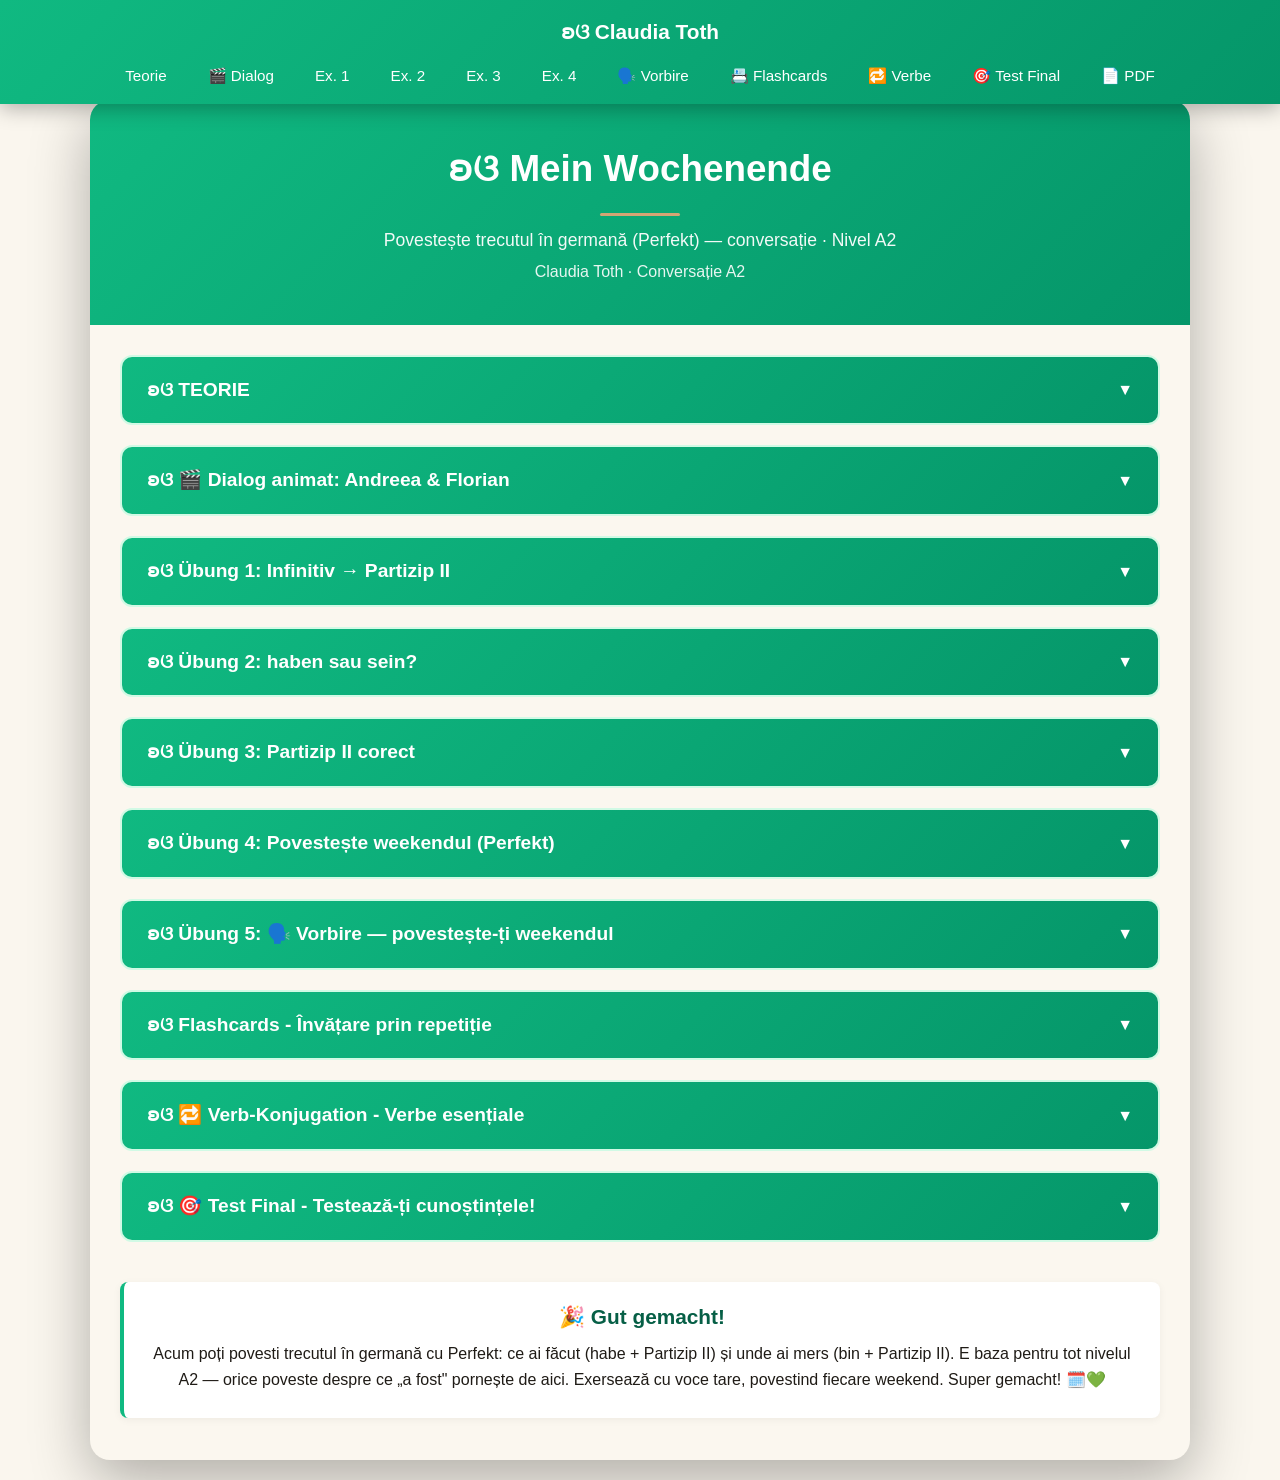
<file: index.html>
<!DOCTYPE html>
<html lang="ro">
<head>
    <meta charset="UTF-8">
    <meta name="robots" content="noindex, nofollow">
    <meta name="viewport" content="width=device-width, initial-scale=1.0">
    <title>Mein Wochenende — conversație · Germană A2</title>
    <meta property="og:title" content="Mein Wochenende (Conversație A2)">
    <meta property="og:description" content="Învață să povestești trecutul în germană: Perfekt activ (haben/sein + Partizip II) + dialog animat Andreea↔Florian. Nivel A2.">
    <meta property="og:type" content="website">
    <link rel="stylesheet" href="styles.css">
</head>
<body>
    <nav class="navbar">
        <a href="#top" class="navbar-logo">ʚଓ Claudia Toth</a>
        <ul class="navbar-menu">
            <li><a href="#teorie" onclick="openSection(0)">Teorie</a></li>
            <li><a href="#dialog" onclick="openSection(1)">🎬 Dialog</a></li>
            <li><a href="#ex1" onclick="openSection(2)">Ex. 1</a></li>
            <li><a href="#ex2" onclick="openSection(3)">Ex. 2</a></li>
            <li><a href="#ex3" onclick="openSection(4)">Ex. 3</a></li>
            <li><a href="#ex4" onclick="openSection(5)">Ex. 4</a></li>
            <li><a href="#ex5" onclick="openSection(6)">🗣️ Vorbire</a></li>
            <li><a href="#flashcards" onclick="openSection(7)">📇 Flashcards</a></li>
            <li><a href="#verbs" onclick="openSection(8)">🔁 Verbe</a></li>
            <li><a href="#final-test" onclick="openSection(9)">🎯 Test Final</a></li>
            <li><a href="conversatie-a2-mein-wochenende.pdf" download>📄 PDF</a></li>
        </ul>
    </nav>

    <div class="container" id="top">
        <div class="header">
            <h1>ʚଓ Mein Wochenende</h1>
            <p class="subtitle">Povestește trecutul în germană (Perfekt) — conversație · Nivel A2</p>
            <p>Claudia Toth · Conversație A2</p>
        </div>

        <div class="content">
            <div class="section" id="teorie">
                <div class="section-header" onclick="toggleMainSection(0)"><h3>ʚଓ TEORIE</h3><span class="arrow">▼</span></div>
                <div class="section-content" id="main-section-0"><div id="theory-container"></div></div>
            </div>

            <div class="section" id="dialog">
                <div class="section-header" onclick="toggleMainSection(1)"><h3>ʚଓ 🎬 Dialog animat: Andreea & Florian</h3><span class="arrow">▼</span></div>
                <div class="section-content" id="main-section-1">
                    <p style="margin-bottom:14px;"><em>Apasă ▶️ Pornește. Bulele apar pe rând, personajul activ „pulsează". Ascultă cum Andreea și Florian își povestesc weekendul — vei auzi mult Perfekt: „habe… gespielt", „bin… gegangen". Reascultă orice replică cu 🔁.</em></p>
                    <div id="dialog1-container"></div>
                </div>
            </div>

            <div class="section" id="ex1">
                <div class="section-header" onclick="toggleMainSection(2)"><h3>ʚଓ Übung 1: Infinitiv → Partizip II</h3><span class="arrow">▼</span></div>
                <div class="section-content" id="main-section-2">
                    <div id="ex1-container"></div>
                    <div class="btn-container"><button class="btn btn-check" onclick="checkExercise(1)">✓ Verifica</button><button class="btn btn-reset" onclick="resetExercise(1)">↻ Reseteaza</button></div>
                    <div class="score" id="score-1"></div>
                </div>
            </div>

            <div class="section" id="ex2">
                <div class="section-header" onclick="toggleMainSection(3)"><h3>ʚଓ Übung 2: haben sau sein?</h3><span class="arrow">▼</span></div>
                <div class="section-content" id="main-section-3">
                    <div id="ex2-container"></div>
                    <div class="btn-container"><button class="btn btn-check" onclick="checkExercise(2)">✓ Verifica</button><button class="btn btn-reset" onclick="resetExercise(2)">↻ Reseteaza</button></div>
                    <div class="score" id="score-2"></div>
                </div>
            </div>

            <div class="section" id="ex3">
                <div class="section-header" onclick="toggleMainSection(4)"><h3>ʚଓ Übung 3: Partizip II corect</h3><span class="arrow">▼</span></div>
                <div class="section-content" id="main-section-4">
                    <div id="ex3-container"></div>
                    <div class="btn-container"><button class="btn btn-check" onclick="checkExercise(3)">✓ Verifica</button><button class="btn btn-reset" onclick="resetExercise(3)">↻ Reseteaza</button></div>
                    <div class="score" id="score-3"></div>
                </div>
            </div>

            <div class="section" id="ex4">
                <div class="section-header" onclick="toggleMainSection(5)"><h3>ʚଓ Übung 4: Povestește weekendul (Perfekt)</h3><span class="arrow">▼</span></div>
                <div class="section-content" id="main-section-5">
                    <div id="ex4-container"></div>
                    <div class="btn-container"><button class="btn btn-check" onclick="checkExercise(4)">✓ Verifica</button><button class="btn btn-reset" onclick="resetExercise(4)">↻ Reseteaza</button></div>
                    <div class="score" id="score-4"></div>
                </div>
            </div>

            <div class="section" id="ex5">
                <div class="section-header" onclick="toggleMainSection(6)"><h3>ʚଓ Übung 5: 🗣️ Vorbire — povestește-ți weekendul</h3><span class="arrow">▼</span></div>
                <div class="section-content" id="main-section-6">
                    <div class="theory-box">
                        <h4>🗣️ Erzähl von deinem Wochenende! / Povestește-ți weekendul!</h4>
                        <p>Acesta e cel mai important exercițiu din lecție — și nu se notează. Imaginează-ți că e luni și <strong>povestește cu voce tare</strong> ce ai făcut în weekend: folosește 3-4 propoziții la <strong>Perfekt</strong> (ce ai făcut cu „habe", unde ai mers cu „bin"). Repetă de 2-3 ori, până curge natural.</p>
                    </div>

                    <div class="theory-box" style="background:#F5F0E8;border-color:#D4A574;">
                        <h4>💡 Tippuri — începuturi de propoziție</h4>
                        <ul style="margin-left:20px;">
                            <li><strong>Am Samstag habe ich …</strong> <em>(gemacht / gespielt / gekocht)</em></li>
                            <li><strong>Am Sonntag bin ich …</strong> <em>(gegangen / gefahren)</em></li>
                            <li><strong>Und dann habe ich …</strong></li>
                            <li><strong>Es war …</strong> <em>(schön / toll / langweilig)</em></li>
                        </ul>
                    </div>

                    <details class="transcript-details" style="margin-top:16px;">
                        <summary>🎧 Model de răspuns (ascultă & citește)</summary>
                        <div style="padding:14px 4px;">
                            <div class="lesson-audio">
                                <div class="audio-player">
                                    <button class="audio-btn" onclick="toggleAudio(event, 'audio-modell')" id="btn-audio-modell">▶</button>
                                    <audio id="audio-modell" preload="none"><source src="audio/06-modell.mp3" type="audio/mpeg"></audio>
                                </div>
                                <span class="lesson-audio-label">🔊 Ascultă modelul Andreei</span>
                            </div>
                            <div class="example-box">
                                <div class="de">Mein Wochenende war schön. Am Samstag bin ich früh aufgestanden. Ich habe eingekauft und zu Hause gekocht. Am Nachmittag habe ich Freunde getroffen. Am Sonntag bin ich ins Kino gegangen und habe einen Film gesehen. Es war ein tolles Wochenende!</div>
                                <div class="ro">Weekendul meu a fost frumos. Sâmbătă m-am trezit devreme. Am făcut cumpărături și am gătit acasă. După-amiaza m-am întâlnit cu prieteni. Duminică m-am dus la cinema și am văzut un film. A fost un weekend grozav!</div>
                            </div>
                            <div class="andreea-note" style="margin-top:14px;">
                                <img class="andreea-note-avatar" src="images/andreea.png" alt="Andreea">
                                <div class="andreea-note-content">
                                    <div class="speaker">Andreea</div>
                                    <div class="text">Nu trebuie să ai exact weekendul meu — povestește ce ai făcut TU (sau inventează). Dacă reușești 3-4 propoziții la Perfekt, cu auxiliarul corect (habe/bin), ai reușit. Super gemacht! 💚</div>
                                </div>
                            </div>
                        </div>
                    </details>
                </div>
            </div>

            <div class="section" id="flashcards">
                <div class="section-header" onclick="toggleMainSection(7)"><h3>ʚଓ Flashcards - Învățare prin repetiție</h3><span class="arrow">▼</span></div>
                <div class="section-content" id="main-section-7"><div id="flashcards-container"></div></div>
            </div>

            <div class="section" id="verbs">
                <div class="section-header" onclick="toggleMainSection(8)"><h3>ʚଓ 🔁 Verb-Konjugation - Verbe esențiale</h3><span class="arrow">▼</span></div>
                <div class="section-content" id="main-section-8"><div id="verbs-container"></div></div>
            </div>

            <div class="section" id="final-test">
                <div class="section-header" onclick="toggleMainSection(9)"><h3>ʚଓ 🎯 Test Final - Testează-ți cunoștințele!</h3><span class="arrow">▼</span></div>
                <div class="section-content" id="main-section-9"><div id="final-test-container"></div></div>
            </div>

            <div class="theory-box" style="text-align: center; margin-top: 40px;">
                <p style="font-size: 1.3rem; font-weight: bold; color: #065f46;">🎉 Gut gemacht!</p>
                <p>Acum poți povesti trecutul în germană cu Perfekt: ce ai făcut (habe + Partizip II) și unde ai mers (bin + Partizip II). E baza pentru tot nivelul A2 — orice poveste despre ce „a fost" pornește de aici. Exersează cu voce tare, povestind fiecare weekend. Super gemacht! 🗓️💚</p>
            </div>
        </div>
    </div>

    <script src="theory.js"></script>
    <script src="dialogs.js?v=1"></script>
    <script src="exercises.js"></script>
    <script src="flashcards.js"></script>
    <script src="verbs.js"></script>
    <script src="final-test.js"></script>
    <script src="main.js"></script>
</body>
</html>
</file>
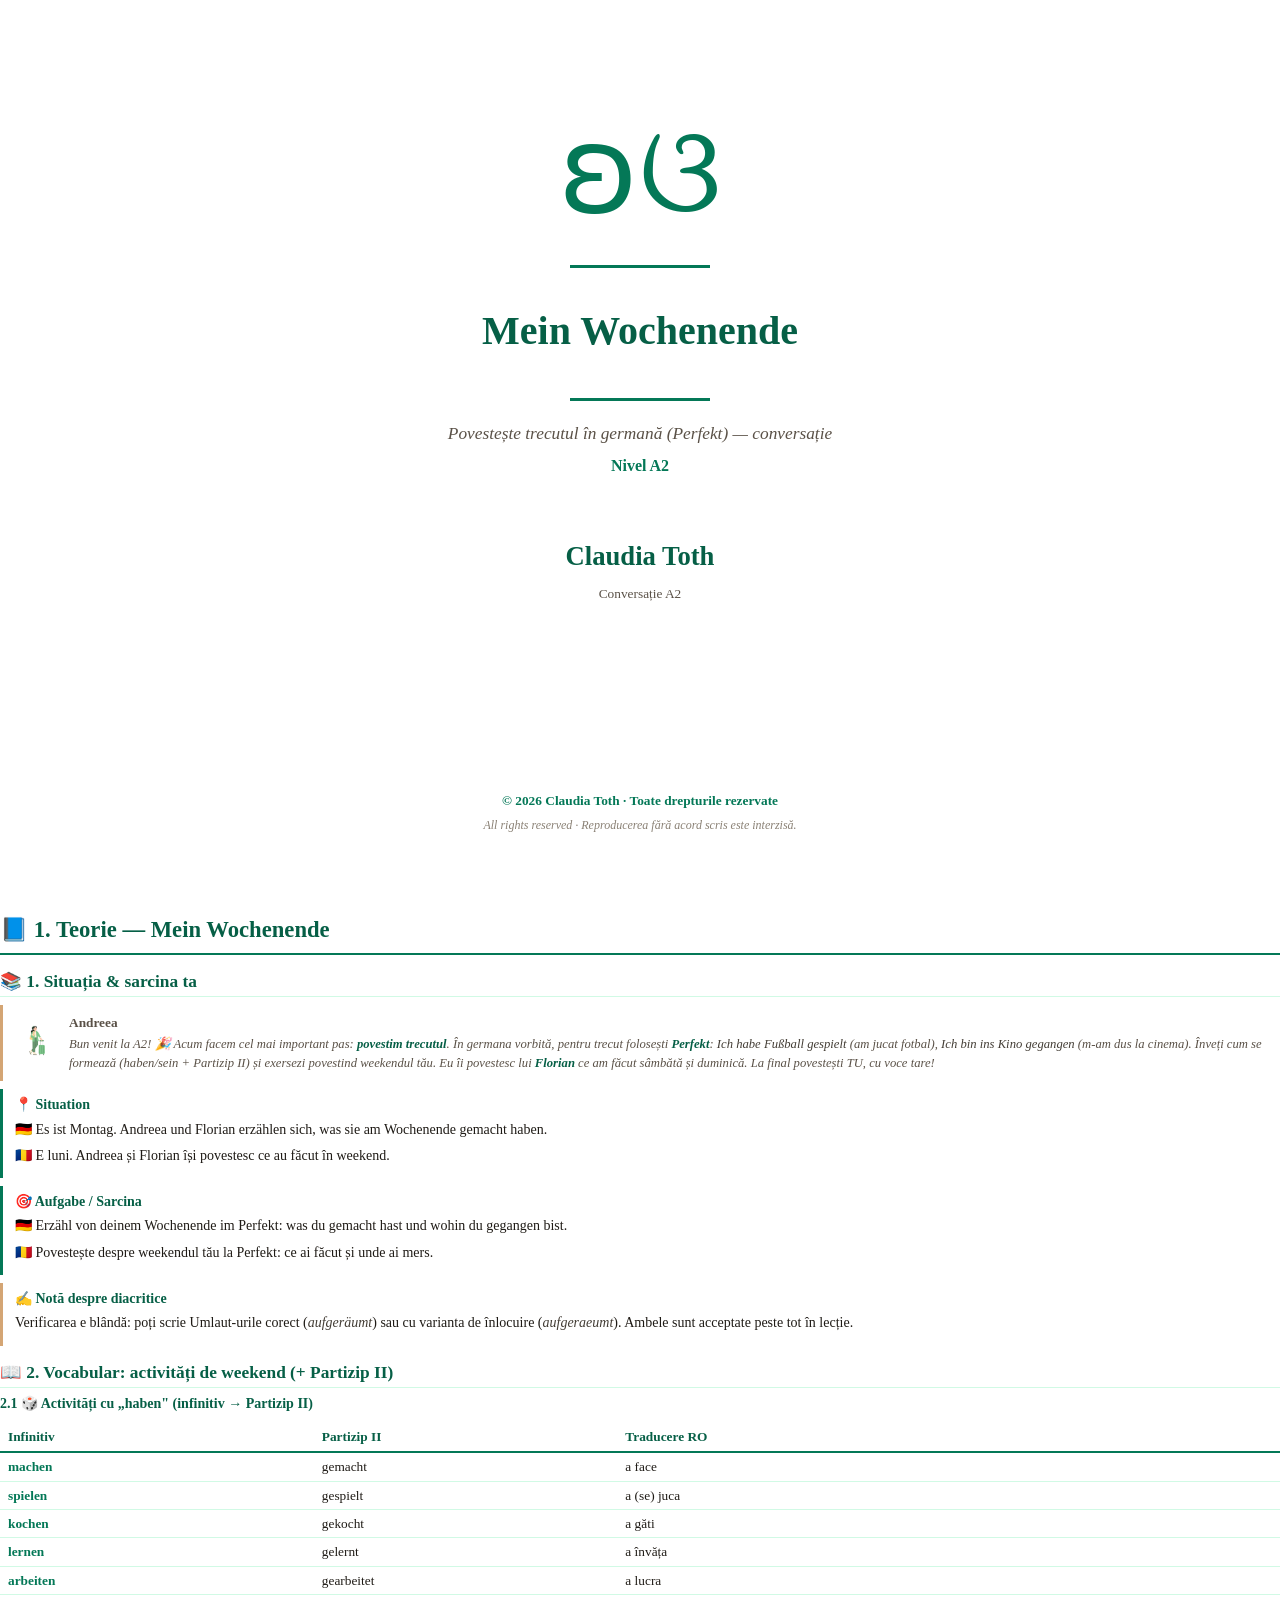
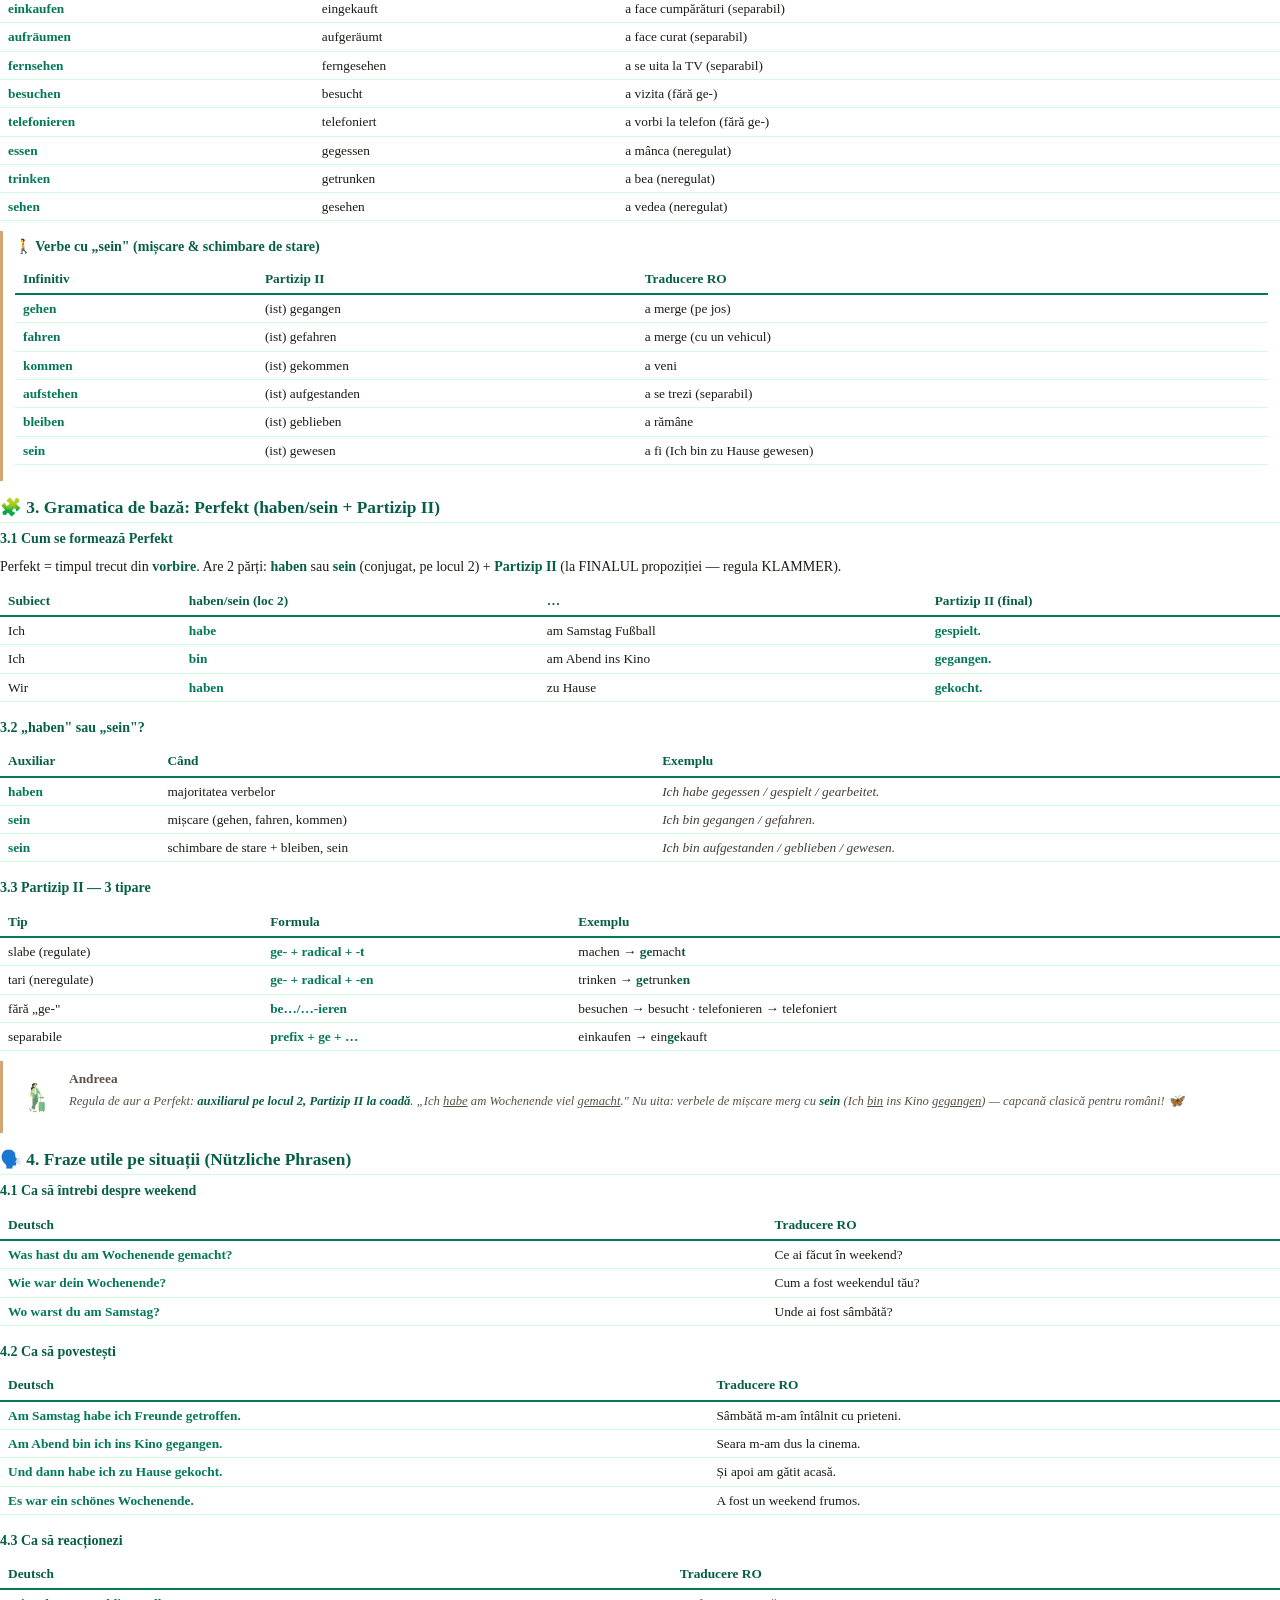
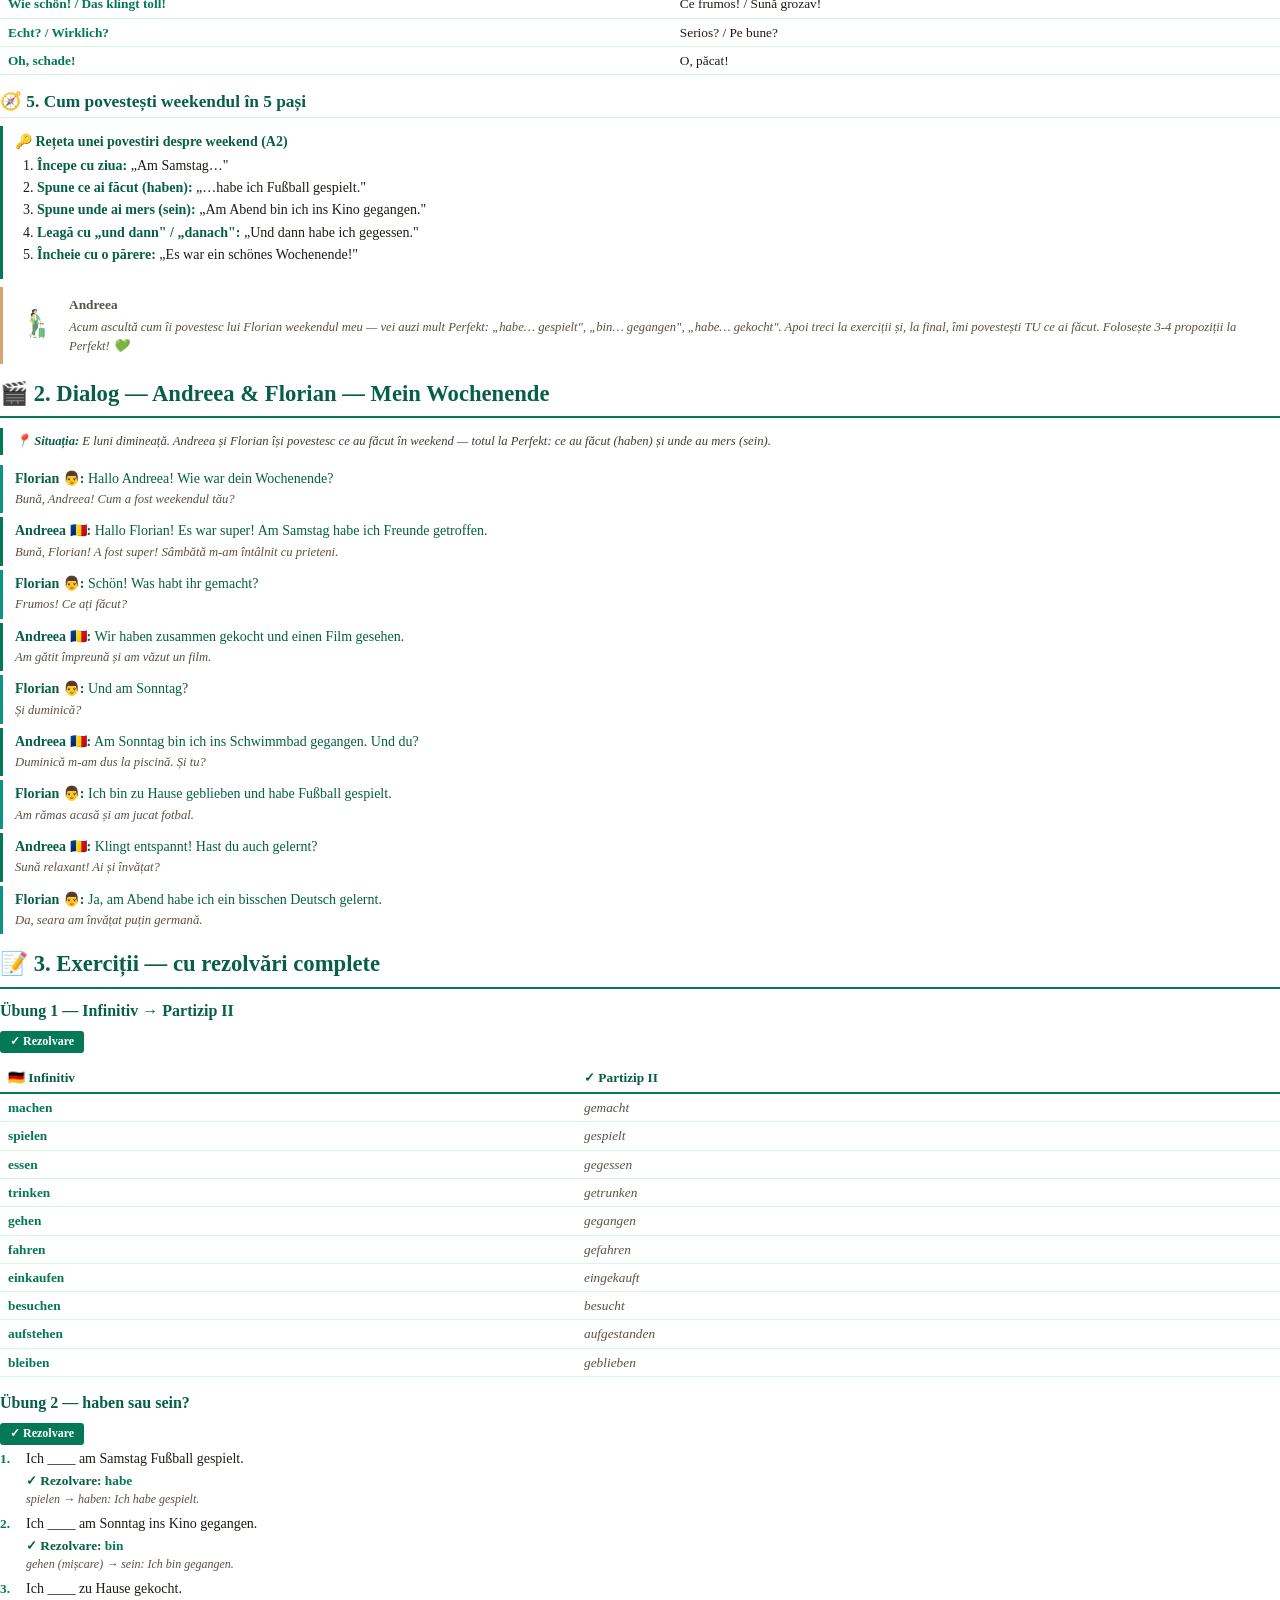
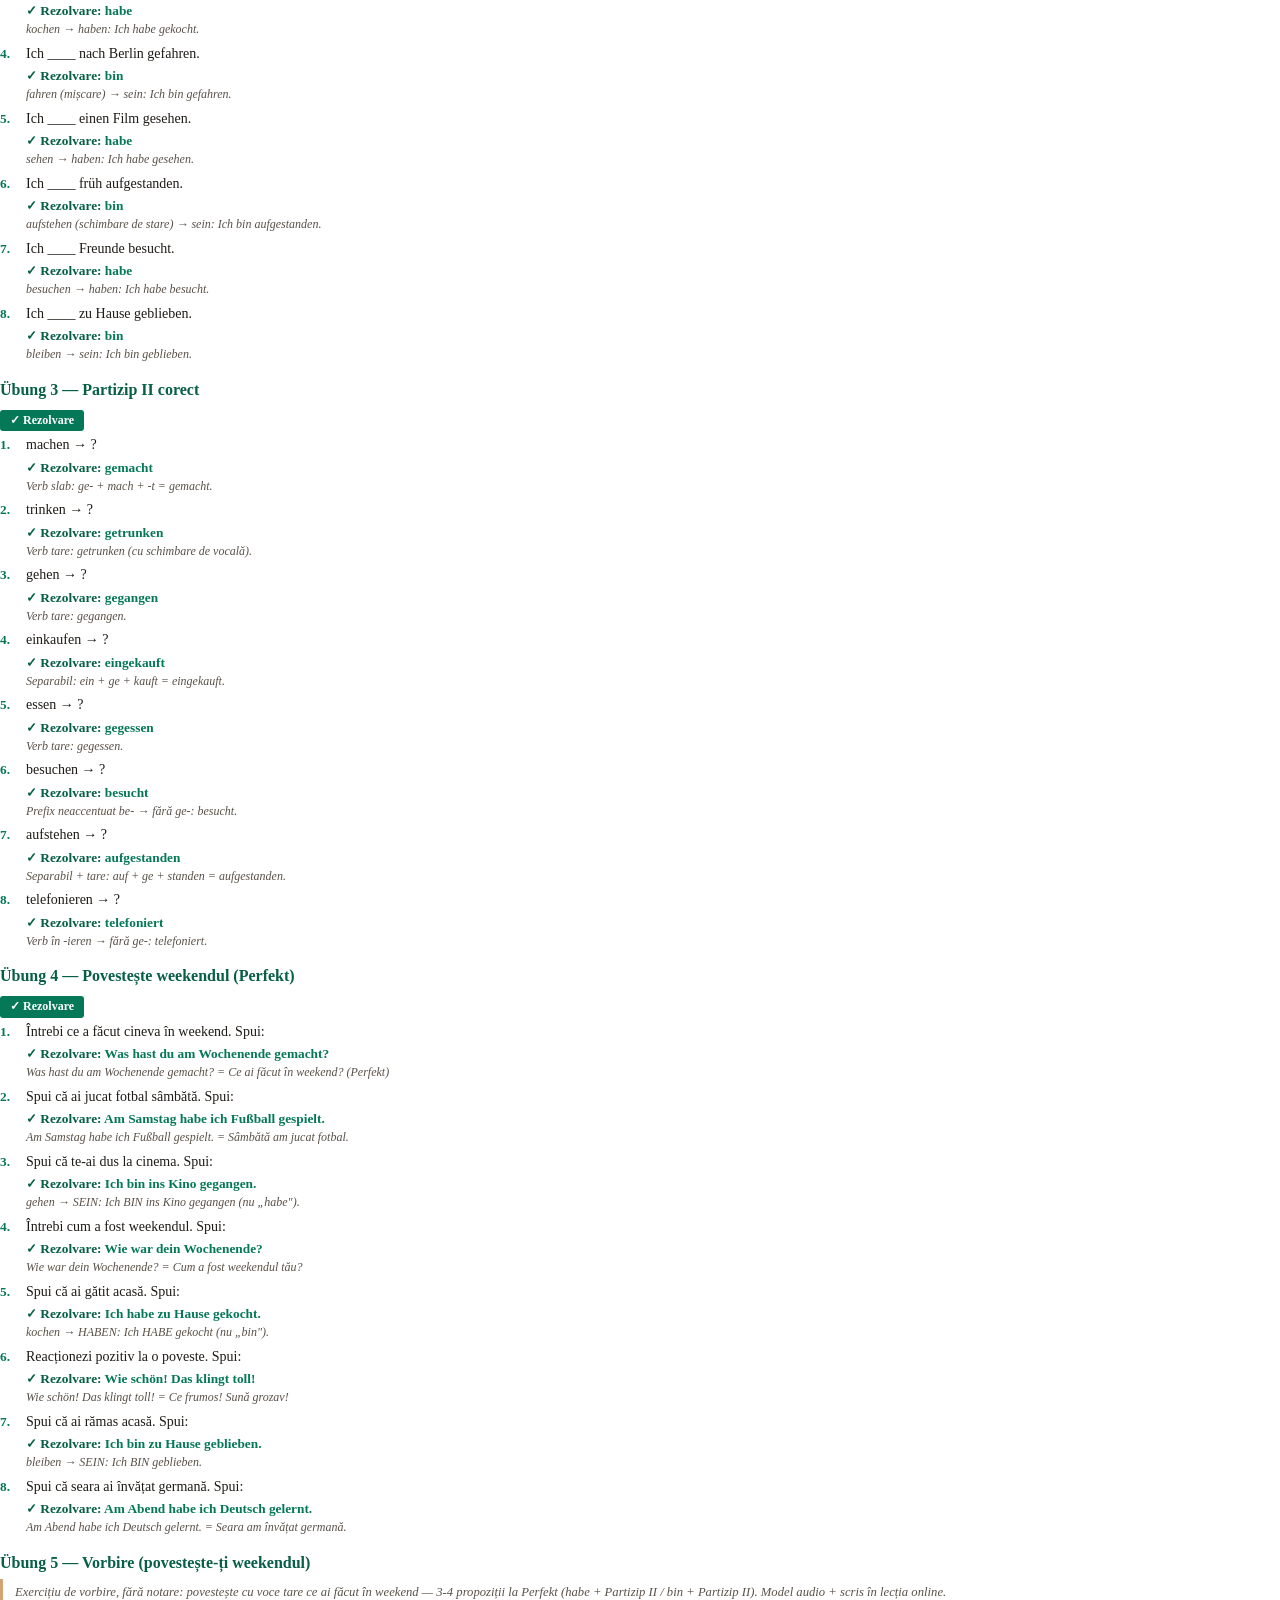
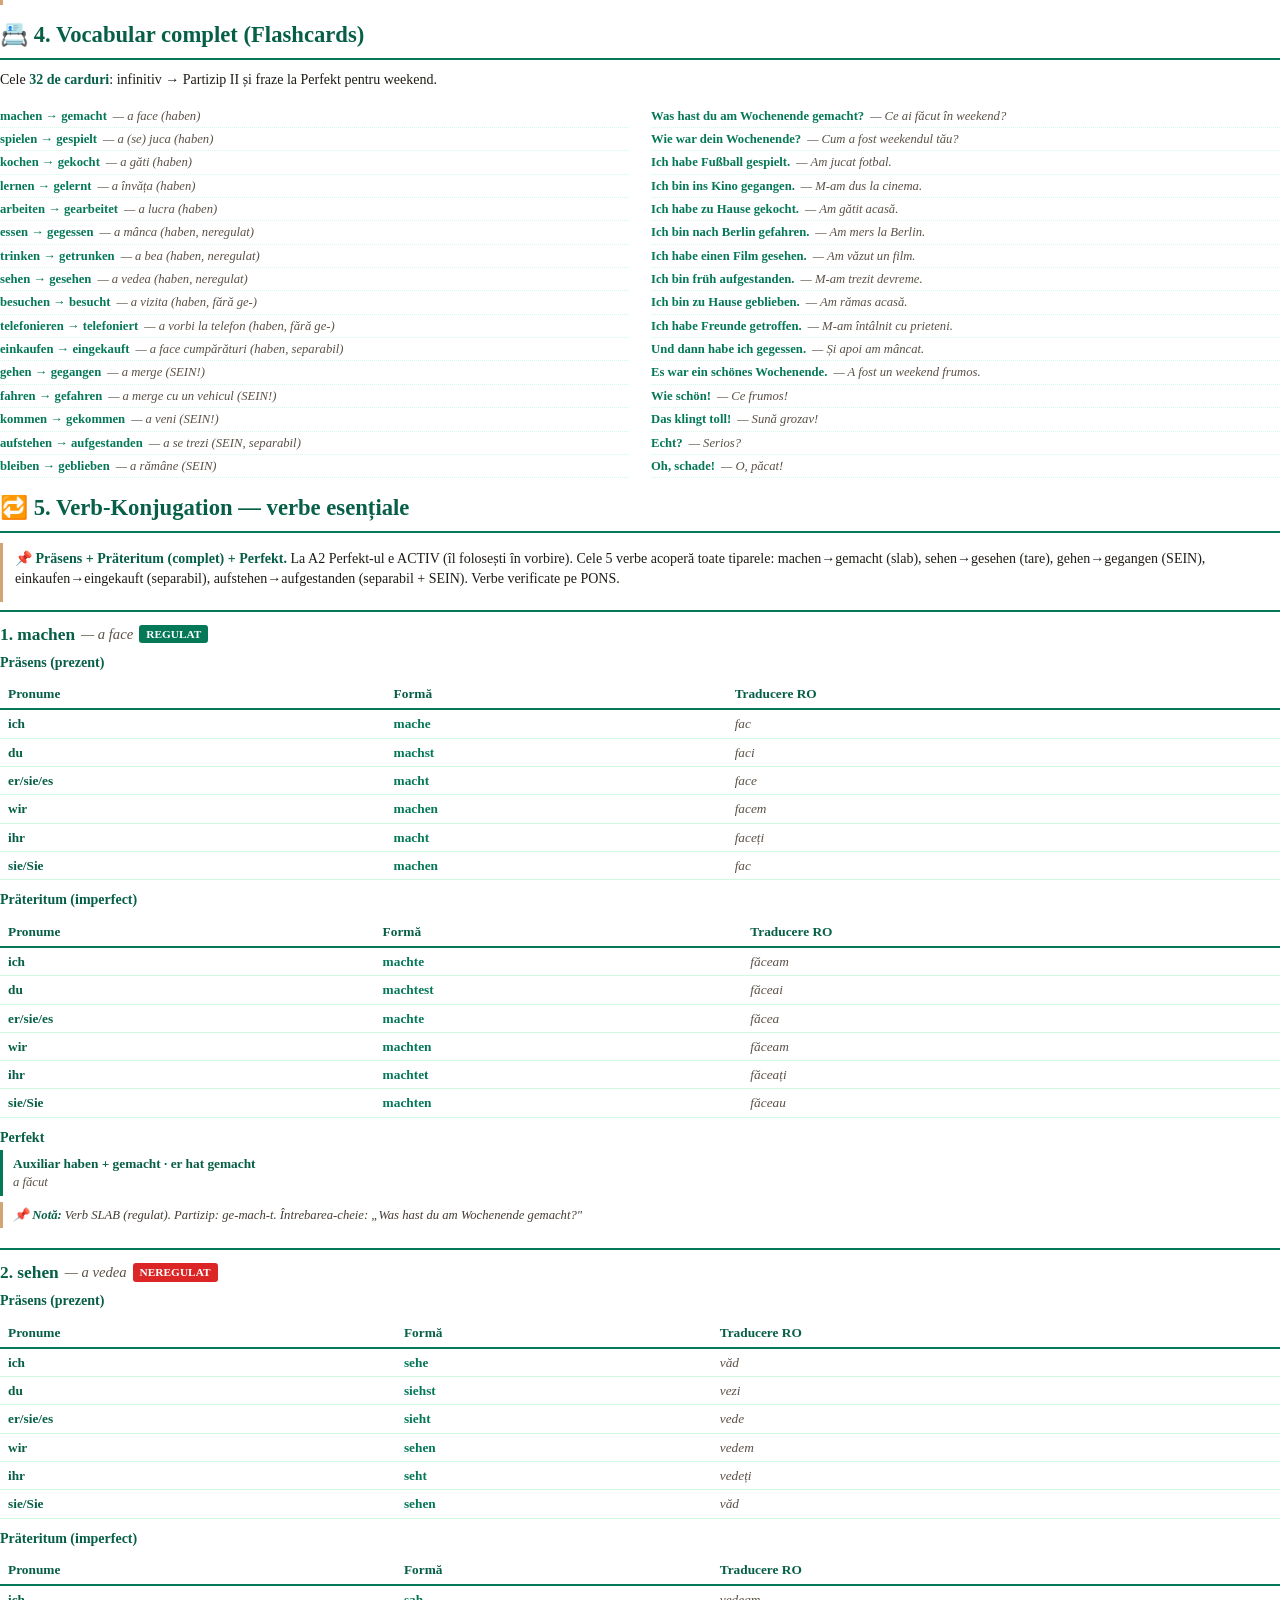
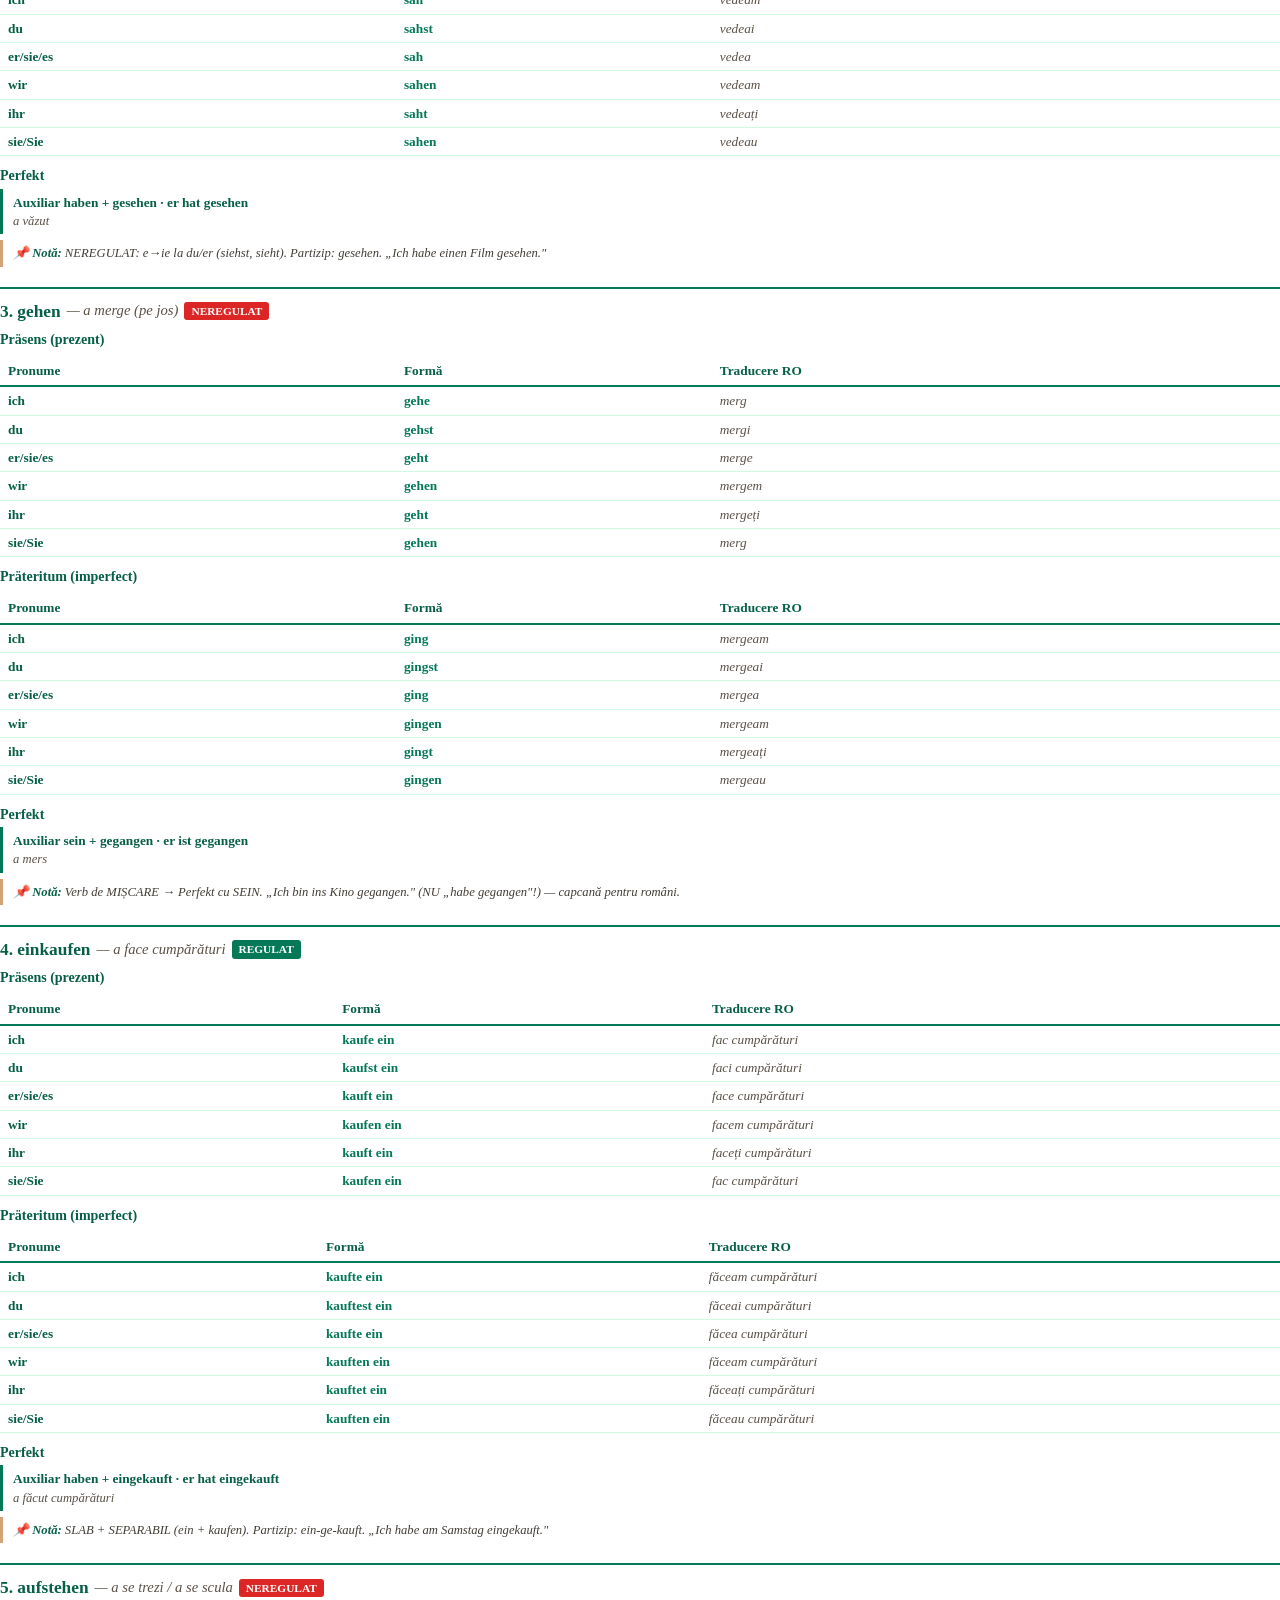
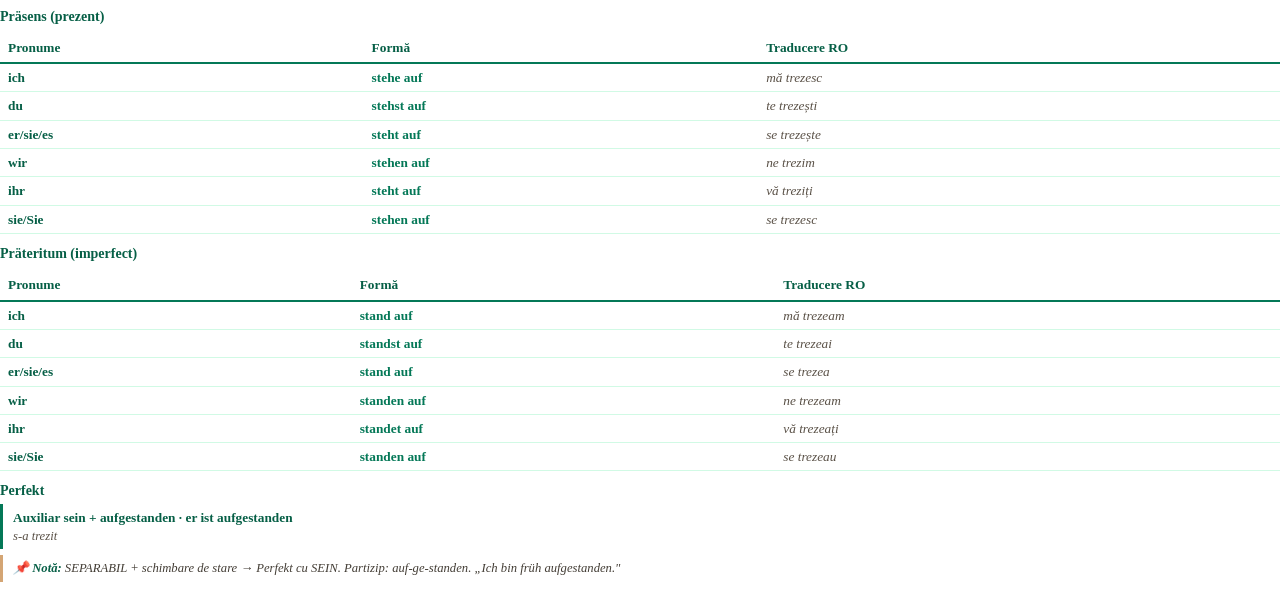
<file: pdf.html>
<!DOCTYPE html>
<html lang="ro">
<head>
    <meta charset="UTF-8">
    <meta name="robots" content="noindex, nofollow">
    <title>Mein Wochenende · Claudia Toth · A2</title>
    <style>
        @page { size: A4; margin: 22mm 18mm 22mm 18mm; @bottom-center { content: "ʚଓ Claudia Toth · Mein Wochenende · Nivel A2 · © 2026 — Toate drepturile rezervate · pag. " counter(page) " / " counter(pages); font-size: 8.5pt; color: #047857; font-family: 'Georgia', 'Times New Roman', serif; } }
        @page :first { margin: 0; @bottom-center { content: ""; } }
        * { box-sizing: border-box; margin: 0; padding: 0; }
        body { font-family: 'Georgia', 'Times New Roman', serif; color: #1F1B16; line-height: 1.45; font-size: 10.5pt; -webkit-print-color-adjust: exact; print-color-adjust: exact; }
        .cover { width: 100%; min-height: 100vh; padding: 80px 60px 60px; text-align: center; display: flex; flex-direction: column; align-items: center; justify-content: flex-start; page-break-after: always; }
        .cover-symbol { font-size: 90pt; color: #047857; line-height: 1; margin: 30px 0 15px; font-family: 'Segoe UI Emoji', 'Segoe UI', sans-serif; }
        .cover-divider { width: 140px; height: 3px; background: #047857; margin: 20px 0; border: none; }
        .cover-title { font-size: 30pt; color: #065f46; font-weight: bold; margin: 14px 0 18px; font-family: 'Georgia', serif; }
        .cover-subtitle { font-size: 13pt; color: #5A5147; font-style: italic; margin-bottom: 8px; }
        .cover-level { font-size: 12pt; color: #047857; font-weight: bold; margin-bottom: 60px; }
        .cover-author { font-size: 20pt; color: #065f46; font-weight: bold; margin-bottom: 8px; }
        .cover-series { font-size: 10pt; color: #5A5147; margin-bottom: 80px; }
        .cover-copyright { margin-top: auto; font-size: 10pt; color: #047857; font-weight: 600; }
        .cover-notice { font-size: 9pt; color: #8a8175; font-style: italic; margin-top: 6px; }
        h1.chapter { color: #065f46; padding: 0 0 6px 0; font-size: 17pt; margin: 14px 0 10px; border-bottom: 2px solid #047857; font-family: 'Georgia', serif; page-break-after: avoid; }
        h2.sub-chapter { color: #065f46; font-size: 13pt; margin: 14px 0 6px; padding-bottom: 2px; border-bottom: 1px solid #d1fae5; font-family: 'Georgia', serif; page-break-after: avoid; }
        p { margin-bottom: 6px; } strong { color: #065f46; } em { color: #433d35; font-style: italic; }
        ul, ol { margin: 4px 0 8px 22px; } li { margin-bottom: 2px; }
        .theory-box { background: transparent; border-left: 3px solid #047857; padding: 6px 12px; margin: 8px 0; page-break-inside: avoid; }
        .theory-box h4 { color: #065f46; font-size: 10.5pt; margin-bottom: 4px; }
        .warn-box { border-left-color: #D4A574; } .info-box { border-left-color: #D4A574; }
        table { width: 100%; border-collapse: collapse; margin: 6px 0 10px; font-size: 10pt; page-break-inside: avoid; }
        table th { padding: 5px 8px; text-align: left; font-weight: bold; color: #065f46; border-bottom: 2px solid #047857; }
        table td { padding: 4px 8px; border-bottom: 1px solid #d1fae5; vertical-align: top; }
        td.verb { color: #047857; font-weight: bold; } td.ro-text { color: #5A5147; font-style: italic; }
        .dlg-context { border-left: 3px solid #047857; padding: 4px 12px; margin: 6px 0 10px; font-style: italic; color: #433d35; font-size: 9.5pt; }
        .dlg-line { padding: 4px 12px; margin-bottom: 4px; page-break-inside: avoid; }
        .dlg-line.andreea { border-left: 3px solid #047857; } .dlg-line.florian { border-left: 3px solid #0d9488; }
        .dlg-line .sp { font-weight: bold; color: #065f46; } .dlg-line .de { color: #065f46; } .dlg-line .ro { color: #5A5147; font-style: italic; font-size: 9.5pt; }
        .ex-block { margin-bottom: 14px; page-break-inside: avoid; }
        .ex-block h3 { color: #065f46; font-size: 12pt; margin-bottom: 5px; }
        .ex-block .instruction { border-left: 3px solid #D4A574; padding: 4px 12px; margin-bottom: 6px; font-size: 9.5pt; color: #5A5147; font-style: italic; }
        .rezolvare-banner { display: inline-block; background: #047857; color: white; padding: 2px 10px; border-radius: 3px; font-size: 9pt; font-weight: bold; margin: 4px 0; -webkit-print-color-adjust: exact; print-color-adjust: exact; }
        .ex-item { display: flex; gap: 8px; margin-bottom: 5px; align-items: flex-start; }
        .ex-num { color: #047857; font-weight: bold; font-size: 10pt; flex-shrink: 0; min-width: 18px; } .ex-num::after { content: "."; }
        .ex-body { flex: 1; } .ex-a { color: #047857; font-weight: bold; font-size: 10pt; margin-top: 2px; } .ex-a::before { content: "✓ Rezolvare: "; color: #065f46; }
        .ex-explanation { color: #5A5147; font-size: 9pt; font-style: italic; margin-top: 1px; }
        .flashcards-grid { columns: 2; column-gap: 22px; margin-top: 8px; }
        .fc-row { break-inside: avoid; padding: 2px 0; border-bottom: 1px dotted #d1fae5; font-size: 9.5pt; }
        .fc-row .de { color: #047857; font-weight: bold; } .fc-row .ro { color: #5A5147; font-style: italic; margin-left: 6px; }
        .verb-card { border-top: 2px solid #047857; padding: 10px 0 8px 0; margin-bottom: 12px; page-break-inside: avoid; }
        .verb-card .vh { display: flex; align-items: center; flex-wrap: wrap; gap: 6px; margin-bottom: 6px; }
        .verb-card .vh .name { font-size: 13pt; color: #065f46; font-weight: bold; } .verb-card .vh .ro { color: #5A5147; font-style: italic; font-size: 11pt; }
        .verb-card .vh .badge { display: inline-block; padding: 1px 7px; border-radius: 3px; font-size: 8.5pt; color: white; font-weight: bold; -webkit-print-color-adjust: exact; print-color-adjust: exact; }
        .verb-card .badge.weak { background: #047857; } .verb-card .badge.strong { background: #dc2626; }
        .verb-card h5 { color: #065f46; margin: 6px 0 2px; font-size: 10.5pt; }
        .verb-card .perfekt-box { border-left: 3px solid #047857; padding: 4px 10px; margin-top: 2px; font-size: 10pt; }
        .verb-card .perfekt-box .de { color: #065f46; font-weight: 600; } .verb-card .perfekt-box .ro { color: #5A5147; font-style: italic; font-size: 9.5pt; }
        .verb-card .note { font-size: 9.5pt; color: #433d35; padding: 4px 10px; border-left: 3px solid #D4A574; margin-top: 6px; font-style: italic; }
        .new-section { page-break-before: always; }
        .andreea-note { display: flex; gap: 10px; align-items: flex-start; border-left: 3px solid #D4A574; padding: 8px 12px; margin: 8px 0; page-break-inside: avoid; }
        .andreea-note-avatar { width: 44px; height: 56px; object-fit: contain; flex-shrink: 0; }
        .andreea-note-content { flex: 1; } .andreea-note-content .speaker { font-weight: bold; color: #5A5147; font-size: 10pt; margin-bottom: 3px; } .andreea-note-content .text { color: #5A5147; font-size: 9.5pt; font-style: italic; line-height: 1.5; }
    </style>
</head>
<body>
<div class="cover">
    <div class="cover-symbol">ʚଓ</div>
    <hr class="cover-divider">
    <h1 class="cover-title">Mein Wochenende</h1>
    <hr class="cover-divider">
    <p class="cover-subtitle">Povestește trecutul în germană (Perfekt) — conversație</p>
    <p class="cover-level">Nivel A2</p>
    <p class="cover-author">Claudia Toth</p>
    <p class="cover-series">Conversație A2</p>
    <div class="cover-copyright">© 2026 Claudia Toth · Toate drepturile rezervate</div>
    <p class="cover-notice">All rights reserved · Reproducerea fără acord scris este interzisă.</p>
</div>
<div id="pdf-content"></div>
<script src="theory.js"></script>
<script src="dialogs.js"></script>
<script src="exercises.js"></script>
<script src="flashcards.js"></script>
<script src="verbs.js"></script>
<script src="final-test.js"></script>
<script src="pdf-builder.js"></script>
</body>
</html>
</file>
<file: styles.css>
/* ============================================
   CLAUDIA TOTH - NOMEN-VERB-VERBINDUNGEN
   Design verde profesional · Mobile responsive
   ============================================ */

* {
    margin: 0;
    padding: 0;
    box-sizing: border-box;
}

body {
    font-family: 'Segoe UI', Tahoma, Geneva, Verdana, sans-serif;
    background: #FAF6EE;
    line-height: 1.6;
    padding: 0;
    padding-top: 80px;
    min-height: 100vh;
    color: #1F1B16;
}

/* ============================================
   NAVIGATION BAR
   ============================================ */
.navbar {
    position: fixed;
    top: 0;
    left: 0;
    right: 0;
    background: linear-gradient(135deg, #10b981 0%, #059669 100%);
    padding: 15px 30px;
    box-shadow: 0 4px 20px rgba(0,0,0,0.3);
    z-index: 1000;
    display: flex;
    flex-direction: column;
    gap: 15px;
    align-items: center;
    justify-content: center;
}

.navbar-logo {
    color: white;
    font-size: 1.3rem;
    font-weight: bold;
    text-decoration: none;
}

.navbar-menu {
    display: flex;
    gap: 5px;
    list-style: none;
    align-items: center;
    flex-wrap: wrap;
    justify-content: center;
}

.navbar-menu a {
    color: white;
    text-decoration: none;
    padding: 10px 18px;
    border-radius: 8px;
    transition: all 0.3s;
    font-size: 0.95rem;
    font-weight: 500;
}

.navbar-menu a:hover {
    background: rgba(255,255,255,0.2);
    transform: translateY(-2px);
}

/* ============================================
   CONTAINER PRINCIPAL
   ============================================ */
.container {
    max-width: 1100px;
    margin: 20px auto;
    background: #FBF7EF;
    border-radius: 20px;
    box-shadow: 0 20px 60px rgba(0,0,0,0.3);
    overflow: hidden;
}

.header {
    background: linear-gradient(135deg, #10b981 0%, #059669 100%);
    color: white;
    padding: 40px 30px;
    text-align: center;
}

.header h1 {
    font-size: 2.3rem;
    margin-bottom: 10px;
}

.header .subtitle {
    font-size: 1.1rem;
    opacity: 0.95;
    margin-bottom: 5px;
}

.header p {
    font-size: 1rem;
    opacity: 0.9;
}

.content {
    padding: 30px;
}

/* ============================================
   SECȚIUNI (Teorie + Exerciții)
   ============================================ */
.section {
    margin-bottom: 20px;
    scroll-margin-top: 100px;
    border-radius: 12px;
    overflow: hidden;
    border: 2px solid #d1fae5;
}

.section-header {
    background: linear-gradient(135deg, #10b981 0%, #059669 100%);
    color: white;
    padding: 18px 25px;
    cursor: pointer;
    display: flex;
    justify-content: space-between;
    align-items: center;
    transition: all 0.3s;
}

.section-header:hover {
    background: linear-gradient(135deg, #059669 0%, #047857 100%);
}

.section-header h3 {
    font-size: 1.2rem;
}

.arrow {
    transition: transform 0.3s;
    font-size: 1rem;
}

.arrow.rotated {
    transform: rotate(180deg);
}

.section-content {
    display: none;
    padding: 25px;
    background: #FBF7EF;
}

.section-content.active {
    display: block;
    animation: fadeIn 0.4s ease-in-out;
}

@keyframes fadeIn {
    from { opacity: 0; transform: translateY(-5px); }
    to { opacity: 1; transform: translateY(0); }
}

/* ============================================
   SUB-SECȚIUNI (în Teorie)
   ============================================ */
.sub-section {
    margin-bottom: 12px;
    border-radius: 10px;
    overflow: hidden;
    border: 1px solid #a7f3d0;
    background: white;
}

.sub-section-header {
    background: #d1fae5;
    color: #065f46;
    padding: 12px 18px;
    cursor: pointer;
    display: flex;
    justify-content: space-between;
    align-items: center;
    font-weight: 600;
    transition: background 0.3s;
    gap: 10px;
}

.sub-section-header > span:first-child {
    flex: 1;
}

.sub-section-header:hover {
    background: #a7f3d0;
}

/* ============================================
   AUDIO PLAYER (Play / Stop la fiecare subtitlu)
   ============================================ */
.audio-player {
    display: flex;
    align-items: center;
}

.audio-btn {
    background: #10b981;
    color: white;
    border: none;
    width: 36px;
    height: 36px;
    border-radius: 50%;
    cursor: pointer;
    font-size: 0.9rem;
    transition: all 0.3s;
    display: flex;
    align-items: center;
    justify-content: center;
    padding: 0;
    box-shadow: 0 2px 6px rgba(16, 185, 129, 0.3);
}

.audio-btn:hover {
    background: #059669;
    transform: scale(1.1);
    box-shadow: 0 4px 10px rgba(16, 185, 129, 0.5);
}

.audio-btn:active {
    transform: scale(0.95);
}

.lesson-audio {
    display: flex;
    align-items: center;
    gap: 12px;
    margin-bottom: 18px;
    padding: 10px 14px;
    background: #FBF7EF;
    border-left: 4px solid #10b981;
    border-radius: 6px;
}

.lesson-audio-label {
    color: #065f46;
    font-weight: 600;
    font-size: 0.95rem;
}

.sub-arrow {
    transition: transform 0.3s;
}

.sub-arrow.rotated {
    transform: rotate(180deg);
}

.sub-section-content {
    display: none;
    padding: 18px;
    background: white;
}

.sub-section-content.active {
    display: block;
}

/* ============================================
   THEORY BOX
   ============================================ */
.theory-box {
    background: white;
    border-left: 4px solid #10b981;
    padding: 18px 22px;
    margin: 12px 0;
    border-radius: 8px;
    box-shadow: 0 2px 8px rgba(0,0,0,0.05);
}

.theory-box h4 {
    color: #065f46;
    margin-bottom: 10px;
    font-size: 1.1rem;
}

.theory-box p {
    margin-bottom: 8px;
}

.theory-box ul {
    margin-left: 20px;
    margin-top: 8px;
}

.theory-box li {
    margin-bottom: 6px;
}

/* Exemple în context */
.example-box {
    background: #ecfdf5;
    border: 1px dashed #10b981;
    padding: 12px 16px;
    border-radius: 8px;
    margin: 10px 0;
    font-style: italic;
}

.example-box .de {
    color: #065f46;
    font-weight: 600;
    font-style: normal;
}

.example-box .ro {
    color: #5A5147;
    font-size: 0.95rem;
    margin-top: 4px;
}

/* Tabele teorie */
.theory-table {
    width: 100%;
    border-collapse: collapse;
    margin: 12px 0;
    background: white;
    border-radius: 8px;
    overflow: hidden;
    box-shadow: 0 2px 6px rgba(0,0,0,0.05);
}

.theory-table th {
    background: #10b981;
    color: white;
    padding: 12px;
    text-align: left;
    font-weight: 600;
}

.theory-table td {
    padding: 10px 12px;
    border-bottom: 1px solid #d1fae5;
}

.theory-table tr:last-child td {
    border-bottom: none;
}

.theory-table tr:nth-child(even) {
    background: #FBF7EF;
}

.theory-table .verb {
    color: #059669;
    font-weight: bold;
}

.theory-table .nomen {
    color: #065f46;
    font-weight: 600;
}

.theory-table .ro-text {
    color: #5A5147;
    font-style: italic;
    font-size: 0.95rem;
}

/* ============================================
   EXERCIȚII
   ============================================ */
.exercise-instruction {
    background: #F5F0E8;
    border-left: 4px solid #D4A574;
    padding: 12px 18px;
    margin-bottom: 18px;
    border-radius: 8px;
    color: #5A5147;
}

.exercise-item {
    background: white;
    padding: 15px 18px;
    margin-bottom: 12px;
    border-radius: 10px;
    display: flex;
    align-items: flex-start;
    gap: 12px;
    flex-wrap: wrap;
    box-shadow: 0 2px 6px rgba(0,0,0,0.05);
}

.exercise-number {
    background: #10b981;
    color: white;
    width: 30px;
    height: 30px;
    border-radius: 50%;
    display: flex;
    align-items: center;
    justify-content: center;
    font-weight: bold;
    flex-shrink: 0;
    font-size: 0.9rem;
}

.input-group {
    flex: 1;
    min-width: 200px;
    display: flex;
    flex-direction: column;
    gap: 6px;
}

.input-group label {
    color: #1F1B16;
    font-size: 1rem;
    line-height: 1.5;
}

.input-group .nomen-highlight {
    color: #065f46;
    font-weight: bold;
    background: #d1fae5;
    padding: 2px 8px;
    border-radius: 5px;
}

.input-group input[type="text"],
.input-group select {
    padding: 10px 14px;
    border: 2px solid #d1fae5;
    border-radius: 8px;
    font-size: 1rem;
    font-family: inherit;
    transition: all 0.3s;
    background: white;
}

.input-group input[type="text"]:focus,
.input-group select:focus {
    outline: none;
    border-color: #10b981;
    box-shadow: 0 0 0 3px rgba(16, 185, 129, 0.15);
}

/* Multiple choice */
.mc-options {
    display: flex;
    flex-direction: column;
    gap: 8px;
    margin-top: 8px;
}

.mc-option {
    display: flex;
    align-items: center;
    gap: 10px;
    padding: 8px 12px;
    border-radius: 8px;
    transition: background 0.2s;
    cursor: pointer;
}

.mc-option:hover {
    background: #FBF7EF;
}

.mc-option input[type="radio"] {
    cursor: pointer;
    width: 18px;
    height: 18px;
    accent-color: #10b981;
}

.mc-option label {
    cursor: pointer;
    flex: 1;
}

/* Feedback */
.feedback {
    width: 100%;
    margin-top: 8px;
    padding: 0;
    font-size: 0.95rem;
    border-radius: 6px;
    transition: all 0.3s;
}

.feedback.correct {
    background: #d1fae5;
    color: #065f46;
    padding: 10px 14px;
    border-left: 3px solid #10b981;
}

.feedback.incorrect {
    background: #fee2e2;
    color: #991b1b;
    padding: 10px 14px;
    border-left: 3px solid #ef4444;
}

.feedback.correct::before {
    content: "\002713 Richtig! ";
    font-weight: bold;
}

.feedback.incorrect::before {
    content: "\002717 Falsch. ";
    font-weight: bold;
}

/* ============================================
   BUTOANE
   ============================================ */
.btn-container {
    display: flex;
    gap: 15px;
    justify-content: center;
    margin: 30px 0;
    flex-wrap: wrap;
}

.btn {
    padding: 14px 32px;
    border: none;
    border-radius: 10px;
    font-size: 1rem;
    font-weight: 600;
    cursor: pointer;
    transition: all 0.3s;
    font-family: inherit;
}

.btn-check {
    background: linear-gradient(135deg, #10b981 0%, #059669 100%);
    color: white;
}

.btn-check:hover {
    transform: translateY(-2px);
    box-shadow: 0 8px 20px rgba(16, 185, 129, 0.4);
}

.btn-reset {
    background: #5A5147;
    color: white;
}

.btn-reset:hover {
    background: #433d35;
    transform: translateY(-2px);
    box-shadow: 0 8px 20px rgba(107, 114, 128, 0.4);
}

/* ============================================
   SCOR
   ============================================ */
.score {
    display: none;
    background: linear-gradient(135deg, #10b981 0%, #059669 100%);
    color: white;
    padding: 25px;
    border-radius: 12px;
    text-align: center;
    margin: 20px 0;
    scroll-margin-top: 100px;
}

.score.show {
    display: block;
    animation: fadeIn 0.5s;
}

.score-value {
    font-size: 2rem;
    font-weight: bold;
    margin-bottom: 10px;
}

.score-message {
    font-size: 1.1rem;
}

/* ============================================
   FLASHCARDS
   ============================================ */
.flashcard-counter {
    text-align: center;
    margin-bottom: 15px;
    color: #065f46;
    font-weight: 600;
}

.flashcard {
    background: white;
    border-radius: 16px;
    padding: 50px 30px;
    min-height: 220px;
    display: flex;
    align-items: center;
    justify-content: center;
    text-align: center;
    cursor: pointer;
    box-shadow: 0 4px 15px rgba(0,0,0,0.1);
    transition: transform 0.3s;
    position: relative;
    border: 3px solid #10b981;
}

.flashcard:hover {
    transform: scale(1.02);
}

.flashcard-content {
    width: 100%;
}

.flashcard .de {
    font-size: 1.8rem;
    color: #065f46;
    font-weight: bold;
    margin-bottom: 10px;
}

.flashcard .ro {
    font-size: 1.2rem;
    color: #5A5147;
    font-style: italic;
    display: none;
}

.flashcard.flipped .ro {
    display: block;
    animation: fadeIn 0.3s;
}

.flashcard-hint {
    position: absolute;
    bottom: 12px;
    left: 0;
    right: 0;
    color: #8a8175;
    font-size: 0.85rem;
}

.flashcard-audio-btn {
    position: absolute;
    top: 15px;
    right: 15px;
    background: #10b981;
    color: white;
    border: none;
    width: 40px;
    height: 40px;
    border-radius: 50%;
    font-size: 1.2rem;
    cursor: pointer;
    transition: all 0.3s;
    display: flex;
    align-items: center;
    justify-content: center;
}

.flashcard-audio-btn:hover {
    background: #059669;
    transform: scale(1.1);
}

.flashcard-controls {
    display: flex;
    justify-content: space-between;
    gap: 15px;
    margin-top: 20px;
}

.flashcard-btn {
    flex: 1;
    background: linear-gradient(135deg, #10b981 0%, #059669 100%);
    color: white;
    padding: 12px;
    border: none;
    border-radius: 8px;
    cursor: pointer;
    font-size: 1rem;
    font-weight: 600;
    transition: all 0.3s;
    font-family: inherit;
}

.flashcard-btn:hover {
    transform: translateY(-2px);
    box-shadow: 0 4px 12px rgba(16, 185, 129, 0.4);
}

.flashcard-btn:disabled {
    background: #d1d5db;
    cursor: not-allowed;
    transform: none;
    box-shadow: none;
}

/* ============================================
   MOBILE RESPONSIVE
   ============================================ */
@media (max-width: 768px) {
    body {
        padding: 0;
        padding-top: 140px;
    }

    .navbar {
        padding: 15px;
    }

    .navbar-menu a {
        padding: 8px 12px;
        font-size: 0.85rem;
    }

    .container {
        margin: 10px;
        border-radius: 12px;
    }

    .header h1 {
        font-size: 1.6rem;
    }

    .header .subtitle {
        font-size: 0.95rem;
    }

    .content {
        padding: 15px;
    }

    .section-header h3 {
        font-size: 1rem;
    }

    .exercise-item {
        padding: 12px;
    }

    .input-group {
        min-width: 100%;
    }

    .btn {
        padding: 12px 24px;
        font-size: 0.95rem;
    }

    .flashcard {
        padding: 35px 20px;
        min-height: 180px;
    }

    .flashcard .de {
        font-size: 1.4rem;
    }

    .flashcard .ro {
        font-size: 1rem;
    }

    .theory-table,
    .grammar-table {
        font-size: 0.9rem;
        display: block;
        overflow-x: auto;
        white-space: nowrap;
        -webkit-overflow-scrolling: touch;
        max-width: 100%;
        scrollbar-width: thin;
        scrollbar-color: #D4A574 #F5F0E8;
        background-image: linear-gradient(to right, transparent calc(100% - 32px), rgba(212, 165, 116, 0.28) 100%);
        background-attachment: local;
        background-repeat: no-repeat;
    }

    .theory-table::-webkit-scrollbar,
    .grammar-table::-webkit-scrollbar {
        height: 6px;
    }
    .theory-table::-webkit-scrollbar-track,
    .grammar-table::-webkit-scrollbar-track {
        background: #F5F0E8;
        border-radius: 3px;
    }
    .theory-table::-webkit-scrollbar-thumb,
    .grammar-table::-webkit-scrollbar-thumb {
        background: #D4A574;
        border-radius: 3px;
    }

    .theory-table::before,
    .grammar-table::before {
        content: '👈 Glisează lateral pentru toate coloanele 👉';
        display: block;
        background: #F5F0E8;
        color: #5A5147;
        padding: 6px 10px;
        font-size: 0.72rem;
        text-align: center;
        font-style: italic;
        border-radius: 6px 6px 0 0;
        white-space: nowrap;
        border-bottom: 1px solid #D4A574;
        position: sticky;
        left: 0;
    }

    .theory-table th,
    .theory-table td,
    .grammar-table th,
    .grammar-table td {
        padding: 8px;
    }
}

/* ============================================
   TRADUCERI ROMÂNĂ sub fiecare propoziție germană
   Permanent vizibile sub tabelele de teorie
   ============================================ */
.ro-translation {
    display: inline-block;
    color: #5A5147;
    font-style: italic;
    font-size: 0.88rem;
    font-weight: normal;
    line-height: 1.4;
    margin-top: 4px;
    padding-left: 8px;
    border-left: 2px solid #D4A574;
}

/* ============================================
   TEST FINAL - Wizard Style
   ============================================ */

/* Intro section */
.test-intro {
    background: white;
    padding: 30px;
    border-radius: 12px;
    text-align: center;
    box-shadow: 0 2px 8px rgba(0,0,0,0.05);
}

.test-intro h3 {
    color: #065f46;
    font-size: 1.5rem;
    margin-bottom: 15px;
}

.test-intro p {
    color: #1F1B16;
    margin-bottom: 15px;
}

.test-info-list {
    list-style: none;
    padding: 0;
    margin: 20px auto;
    max-width: 500px;
    text-align: left;
}

.test-info-list li {
    padding: 8px 0;
    color: #1F1B16;
}

.btn-large {
    padding: 16px 40px !important;
    font-size: 1.1rem !important;
    margin-top: 15px;
}

/* Wizard - container principal */
.test-wizard {
    background: white;
    padding: 30px;
    border-radius: 12px;
    box-shadow: 0 2px 8px rgba(0,0,0,0.05);
}

/* Progress bar */
.test-progress {
    margin-bottom: 25px;
}

.test-progress-info {
    display: flex;
    justify-content: space-between;
    margin-bottom: 10px;
    font-weight: 600;
    color: #065f46;
    flex-wrap: wrap;
    gap: 10px;
}

.test-progress-bar {
    height: 12px;
    background: #d1fae5;
    border-radius: 6px;
    overflow: hidden;
}

.test-progress-fill {
    height: 100%;
    background: linear-gradient(90deg, #10b981 0%, #059669 100%);
    transition: width 0.4s ease;
    border-radius: 6px;
    box-shadow: 0 0 8px rgba(16, 185, 129, 0.4);
}

/* Întrebarea curentă */
.test-question {
    background: #FBF7EF;
    padding: 25px;
    border-radius: 10px;
    margin-bottom: 20px;
    border: 2px solid #d1fae5;
}

.test-question-label {
    color: #065f46;
    font-weight: 600;
    font-size: 1.05rem;
    margin-bottom: 15px;
}

.test-question-content {
    font-size: 1.15rem;
    color: #1F1B16;
    line-height: 1.8;
    margin-bottom: 12px;
}

.test-blank {
    background: #F5F0E8;
    padding: 4px 16px;
    border-radius: 6px;
    border: 2px dashed #D4A574;
    color: #5A5147;
    font-weight: bold;
    margin-right: 8px;
}

.test-translation {
    display: block;
    color: #5A5147;
    font-style: italic;
    margin: 10px 0;
    font-size: 0.95rem;
}

.test-ro-text {
    background: #F5F0E8;
    padding: 15px;
    border-radius: 8px;
    border-left: 4px solid #D4A574;
    color: #5A5147;
    font-weight: 500;
}

.test-input {
    width: 100%;
    padding: 12px 16px;
    border: 2px solid #d1fae5;
    border-radius: 8px;
    font-size: 1.05rem;
    font-family: inherit;
    transition: all 0.3s;
    background: white;
    margin-top: 10px;
}

.test-input:focus {
    outline: none;
    border-color: #10b981;
    box-shadow: 0 0 0 3px rgba(16, 185, 129, 0.15);
}

.test-mc {
    margin-top: 15px;
}

.test-mc .mc-option {
    background: white;
    padding: 12px 16px;
    border-radius: 8px;
    margin-bottom: 8px;
    border: 2px solid #d1fae5;
    transition: all 0.2s;
}

.test-mc .mc-option:hover {
    border-color: #10b981;
    background: #FBF7EF;
}

/* Controale wizard */
.test-controls {
    display: flex;
    gap: 12px;
    justify-content: space-between;
    margin-top: 25px;
    flex-wrap: wrap;
}

.btn-secondary {
    background: #5A5147;
    color: white;
}

.btn-secondary:hover {
    background: #433d35;
    transform: translateY(-2px);
    box-shadow: 0 4px 12px rgba(107, 114, 128, 0.4);
}

.btn:disabled {
    opacity: 0.5;
    cursor: not-allowed;
    transform: none !important;
    box-shadow: none !important;
}

/* Buton ÎNAPOI LA TEORIE */
.btn-back {
    background: linear-gradient(135deg, #5A5147 0%, #433d35 100%);
    color: white;
}

.btn-back:hover {
    transform: translateY(-2px);
    box-shadow: 0 8px 20px rgba(90, 81, 71, 0.4);
}

.test-back-top {
    margin-bottom: 20px;
}

/* REZULTATE */
.test-results {
    background: white;
    padding: 30px;
    border-radius: 12px;
    box-shadow: 0 2px 8px rgba(0,0,0,0.05);
}

.test-result-card {
    text-align: center;
    padding: 30px;
    border-radius: 16px;
    margin-bottom: 25px;
}

.test-result-card.passed {
    background: linear-gradient(135deg, #10b981 0%, #059669 100%);
    color: white;
}

.test-result-card.failed {
    background: linear-gradient(135deg, #ef4444 0%, #dc2626 100%);
    color: white;
}

.test-result-emoji {
    font-size: 4rem;
    margin-bottom: 10px;
}

.test-result-badge {
    font-size: 1.3rem;
    font-weight: bold;
    letter-spacing: 2px;
    margin-bottom: 15px;
    opacity: 0.95;
}

.test-result-score {
    font-size: 3rem;
    font-weight: bold;
    margin-bottom: 5px;
}

.test-result-percentage {
    font-size: 2.5rem;
    font-weight: bold;
    margin-bottom: 20px;
    opacity: 0.9;
}

.test-result-message {
    font-size: 1rem;
    line-height: 1.6;
    max-width: 550px;
    margin: 0 auto;
    padding: 0 15px;
}

.pass-mark, .fail-mark {
    margin-top: 20px;
    padding: 12px;
    background: rgba(255,255,255,0.2);
    border-radius: 8px;
    font-weight: 600;
    font-size: 0.95rem;
}

/* Stats categorii */
.test-stats {
    background: #FBF7EF;
    padding: 20px;
    border-radius: 10px;
    margin-bottom: 20px;
    border-left: 4px solid #10b981;
}

.test-stats h4 {
    color: #065f46;
    margin-bottom: 12px;
}

.test-stats ul {
    list-style: none;
    padding: 0;
}

.test-stats li {
    padding: 8px 0;
    border-bottom: 1px solid #d1fae5;
    color: #1F1B16;
}

.test-stats li:last-child {
    border-bottom: none;
}

/* Greșeli */
.test-mistakes {
    background: #fef2f2;
    padding: 20px;
    border-radius: 10px;
    margin-bottom: 20px;
    border-left: 4px solid #ef4444;
}

.test-mistakes h4 {
    color: #991b1b;
    margin-bottom: 15px;
}

.mistake-item {
    background: white;
    padding: 12px 15px;
    border-radius: 8px;
    margin-bottom: 10px;
    line-height: 1.6;
}

/* Acțiuni finale */
.test-final-actions {
    display: flex;
    gap: 15px;
    justify-content: center;
    flex-wrap: wrap;
    margin-top: 25px;
}

/* Mobile responsive pentru test */
@media (max-width: 768px) {
    .test-intro,
    .test-wizard,
    .test-results {
        padding: 20px 15px;
    }
    
    .test-question {
        padding: 18px 15px;
    }
    
    .test-question-content {
        font-size: 1rem;
    }
    
    .test-result-emoji {
        font-size: 3rem;
    }
    
    .test-result-score {
        font-size: 2.2rem;
    }
    
    .test-result-percentage {
        font-size: 1.8rem;
    }
    
    .test-controls {
        flex-direction: column;
    }

    .test-controls .btn {
        width: 100%;
    }
}

/* ============================================
   EX1 - CLICK-MATCH (DE ↔ RO)
   ============================================ */
.dm-board {
    display: grid;
    grid-template-columns: 1fr 1fr;
    gap: 18px;
    margin: 15px 0;
}

.dm-col {
    background: white;
    padding: 14px;
    border-radius: 10px;
    box-shadow: 0 2px 6px rgba(0,0,0,0.05);
    display: flex;
    flex-direction: column;
    gap: 8px;
}

.dm-col-title {
    color: #065f46;
    font-weight: bold;
    margin-bottom: 6px;
    text-align: center;
    font-size: 1rem;
    padding-bottom: 8px;
    border-bottom: 2px solid #d1fae5;
}

.dm-tile {
    padding: 10px 14px;
    background: #FBF7EF;
    border: 2px solid #d1fae5;
    border-radius: 8px;
    cursor: pointer;
    transition: all 0.2s;
    font-weight: 500;
    color: #065f46;
    text-align: center;
}

.dm-tile:hover {
    background: #d1fae5;
    border-color: #10b981;
    transform: translateY(-1px);
}

.dm-tile.dm-selected {
    background: #F5F0E8;
    border-color: #D4A574;
    color: #5A5147;
}

.dm-tile.dm-correct {
    background: #d1fae5;
    border-color: #10b981;
    color: #065f46;
    cursor: default;
    opacity: 0.7;
}

.dm-tile.dm-wrong {
    background: #fee2e2;
    border-color: #ef4444;
    color: #991b1b;
    animation: shake 0.4s;
}

.dm-status {
    text-align: center;
    margin-top: 12px;
    padding: 10px;
    background: #F5F0E8;
    border-radius: 8px;
    color: #5A5147;
    font-weight: 600;
    border-left: 4px solid #D4A574;
}

@keyframes shake {
    0%, 100% { transform: translateX(0); }
    25% { transform: translateX(-5px); }
    75% { transform: translateX(5px); }
}

/* ============================================
   EX2 - SORT 5 COLOANE
   ============================================ */
.sort-pool {
    display: flex;
    flex-wrap: wrap;
    gap: 8px;
    padding: 14px;
    background: white;
    border: 2px dashed #10b981;
    border-radius: 10px;
    margin: 15px 0;
    min-height: 60px;
}

.sort-tile {
    padding: 8px 14px;
    background: #FBF7EF;
    border: 2px solid #d1fae5;
    border-radius: 8px;
    cursor: pointer;
    transition: all 0.2s;
    font-weight: 500;
    color: #065f46;
    user-select: none;
}

.sort-tile:hover {
    background: #d1fae5;
    border-color: #10b981;
}

.sort-tile.sort-selected {
    background: #F5F0E8;
    border-color: #D4A574;
    color: #5A5147;
}

.sort-tile.sort-wrong {
    background: #fee2e2;
    border-color: #ef4444;
    color: #991b1b;
    animation: shake 0.4s;
}

.sort-tile.sort-placed {
    background: #d1fae5;
    border-color: #10b981;
    color: #065f46;
    cursor: default;
}

.sort-cols {
    display: grid;
    grid-template-columns: repeat(5, 1fr);
    gap: 10px;
    margin-top: 12px;
}

.sort-col {
    background: white;
    border: 2px solid #d1fae5;
    border-radius: 10px;
    padding: 10px;
    cursor: pointer;
    min-height: 140px;
    transition: all 0.2s;
}

.sort-col:hover {
    border-color: #10b981;
    background: #FBF7EF;
}

.sort-col-title {
    text-align: center;
    font-weight: bold;
    color: white;
    background: linear-gradient(135deg, #10b981 0%, #059669 100%);
    padding: 6px 10px;
    border-radius: 6px;
    margin-bottom: 8px;
    font-size: 1rem;
}

.sort-col-body {
    display: flex;
    flex-direction: column;
    gap: 6px;
}

/* ============================================
   EX3 - SATZBAU KLAMMER (click-to-build)
   ============================================ */
.satzbau-item {
    background: white;
    padding: 15px 18px;
    margin-bottom: 12px;
    border-radius: 10px;
    display: flex;
    align-items: flex-start;
    gap: 12px;
    box-shadow: 0 2px 6px rgba(0,0,0,0.05);
}

.satzbau-answer {
    min-height: 50px;
    padding: 12px;
    background: #F5F0E8;
    border: 2px dashed #D4A574;
    border-radius: 8px;
    margin: 8px 0;
    display: flex;
    flex-wrap: wrap;
    gap: 6px;
    align-items: center;
}

.satzbau-answer-placeholder {
    color: #8a8175;
    font-style: italic;
    font-size: 0.95rem;
}

.satzbau-pool {
    display: flex;
    flex-wrap: wrap;
    gap: 8px;
    padding: 10px;
    background: #FBF7EF;
    border-radius: 8px;
    margin-top: 8px;
}

.satzbau-word {
    padding: 8px 14px;
    background: white;
    border: 2px solid #d1fae5;
    border-radius: 8px;
    cursor: pointer;
    transition: all 0.2s;
    font-weight: 500;
    color: #065f46;
    user-select: none;
}

.satzbau-word:hover {
    background: #d1fae5;
    border-color: #10b981;
    transform: translateY(-1px);
}

.satzbau-word.satzbau-used {
    background: #f3f4f6;
    color: #d1d5db;
    border-color: #e5e7eb;
    cursor: not-allowed;
    opacity: 0.5;
}

.satzbau-picked {
    padding: 6px 12px;
    background: #10b981;
    color: white;
    border-radius: 6px;
    cursor: pointer;
    font-weight: 500;
    transition: all 0.2s;
}

.satzbau-picked:hover {
    background: #ef4444;
}

/* ============================================
   EX4 - AUDIO DICTATION
   ============================================ */
.dict-play-btn {
    background: linear-gradient(135deg, #10b981 0%, #059669 100%);
    color: white;
    border: none;
    padding: 8px 16px;
    border-radius: 8px;
    cursor: pointer;
    font-weight: 600;
    font-family: inherit;
    transition: all 0.2s;
    font-size: 0.95rem;
}

.dict-play-btn:hover {
    transform: translateY(-1px);
    box-shadow: 0 4px 10px rgba(16, 185, 129, 0.4);
}

/* ============================================
   EX5 - FIND-THE-MISTAKE
   ============================================ */
.mistake-options {
    display: flex;
    flex-direction: column;
    gap: 8px;
    margin-top: 8px;
}

.mistake-opt {
    padding: 10px 14px;
    background: white;
    border: 2px solid #d1fae5;
    border-radius: 8px;
    cursor: pointer;
    transition: all 0.2s;
    color: #1F1B16;
}

.mistake-opt:hover {
    border-color: #10b981;
    background: #FBF7EF;
}

.mistake-opt.mistake-picked {
    border-color: #D4A574;
    background: #F5F0E8;
    color: #5A5147;
    font-weight: 600;
}

.mistake-opt-letter {
    font-weight: bold;
    color: #065f46;
    margin-right: 6px;
}

/* ============================================
   MOBILE pentru widgeturile interactive
   ============================================ */
@media (max-width: 768px) {
    .dm-board {
        grid-template-columns: 1fr;
        gap: 12px;
    }
    .sort-cols {
        grid-template-columns: repeat(2, 1fr);
    }
    .sort-col {
        min-height: 100px;
    }
    .satzbau-item {
        flex-direction: column;
        padding: 12px;
    }
}

/* ============================================
   PDF — footer @page + secțiuni EXPANDATE la print
   ⚠️ NU se schimbă interfața web. Doar la PRINT secțiunile colapsabile
   se deschid, ca PDF-ul să conțină MATERIA, nu doar header-ele.
   ============================================ */
@page {
    size: A4;
    margin: 18mm 14mm 22mm 14mm;
    @bottom-left { content: "\00029A\000B13 \0000A9 2026 Claudia Toth"; font-size: 9pt; color: #065f46; }
    @bottom-right { content: "pag. " counter(page) " / " counter(pages); font-size: 9pt; color: #5A5147; }
}

@media print {
    /* Forțează TOATE secțiunile + sub-secțiunile deschise → PDF cu materia completă */
    .section-content { display: block !important; }
    .sub-section-content { display: block !important; }
    /* Ascunde decorațiunile interactive (săgeți, navbar, butoane verifică/reset) */
    .navbar { display: none !important; }
    .arrow, .sub-arrow { display: none !important; }
    .btn-container { display: none !important; }
    .section-header, .sub-section-header { cursor: default; }
    /* Păstrează culorile la print (verzi + gradient) */
    body { background: white; padding-top: 0; -webkit-print-color-adjust: exact; print-color-adjust: exact; }
    .container { box-shadow: none; margin: 0; max-width: 100%; }
    .header, .section-header { -webkit-print-color-adjust: exact; print-color-adjust: exact; }
    /* Evită break-uri inestetice în mijlocul tabelelor/cardurilor */
    .theory-box, .example-box, .theory-table, .sub-section { page-break-inside: avoid; break-inside: avoid; }
}

/* ===== CAST BANNER (personajele Annettes Deutschkurs) =====
   ⚠️ NU șterge — acest bloc este parte din TEMPLATE-ul canonical
   folosit de lesson-generator. Rămâne dormant dacă lecția nu are
   <div class="cast-banner"> în HTML, dar e ACTIV pentru toate
   lecțiile noi generate care folosesc cast-grid (A1+A2 standard).
   Spec complet în IMPORTANT PENTRU AGENTI/AGENTS-README.md §🌐 CAST GRID. */
.cast-banner {
    background: linear-gradient(135deg, #ecfdf5 0%, #d1fae5 100%);
    border: 2px solid #10B981;
    border-radius: 12px;
    padding: 16px;
    margin: 20px 0;
    text-align: center;
}
.cast-banner h4 {
    color: #065f46;
    margin: 0 0 12px;
    font-size: 1.1rem;
}
.cast-grid {
    display: grid;
    grid-template-columns: repeat(6, 1fr);
    gap: 8px;
    max-width: 720px;
    margin: 0 auto;
}
.cast-card {
    background: #fff;
    border-radius: 8px;
    padding: 8px 4px;
    text-align: center;
    box-shadow: 0 1px 3px rgba(0,0,0,0.06);
}
.cast-card img {
    width: 60px;
    height: 80px;
    object-fit: contain;
    display: block;
    margin: 0 auto 4px;
}
.cast-card .name {
    font-size: 0.72rem;
    font-weight: 700;
    color: #065f46;
    line-height: 1.2;
}
.cast-card .detail {
    font-size: 0.65rem;
    color: #5A5147;
    line-height: 1.2;
    margin-top: 2px;
}
@media (max-width: 768px) {
    .cast-grid { grid-template-columns: repeat(3, 1fr); }
}

/* ===== ANDREEA NOTE (caseta cu tip de la cursantă Andreea) — REGULA 15 ===== */
/* Avatar 44×56px (NU dimensiune nativă!) — adăugat în template 28 mai 2026 */
/* după bug raportat de Claudia pe A2 L2 (andreeas-diplom) */
.andreea-note {
    background: #F5F0E8;
    border-left: 4px solid #D4A574;
    border-radius: 0 8px 8px 0;
    padding: 12px 16px;
    margin: 14px 0;
    display: flex;
    gap: 12px;
    align-items: flex-start;
}
.andreea-note-avatar {
    width: 44px;
    height: 56px;
    object-fit: contain;
    flex-shrink: 0;
}
.andreea-note-content {
    flex: 1;
}
.andreea-note-content .speaker {
    font-weight: 700;
    color: #5A5147;
    font-size: 0.85rem;
    margin-bottom: 4px;
}
.andreea-note-content .speaker::before {
    content: "\01F49A ";
}
.andreea-note-content .text {
    color: #5A5147;
    font-size: 0.92rem;
    font-style: italic;
    line-height: 1.55;
}

/* ===== GRAMMAR-TABLE (desktop) — REGULA 3 OBLIGATORIE ===== */
/* Adăugat 28 mai 2026 în template — lipsea din global CSS */
.grammar-table {
    width: 100%;
    border-collapse: collapse;
    margin: 10px 0;
    background: white;
    border-radius: 6px;
    overflow: hidden;
    box-shadow: 0 1px 4px rgba(0,0,0,0.04);
}
.grammar-table th {
    background: #d1fae5;
    color: #065f46;
    padding: 12px 16px;
    text-align: left;
    font-weight: 600;
    border-bottom: 2px solid #047857;
    white-space: nowrap;
}
.grammar-table td {
    padding: 12px 16px;
    border-bottom: 1px solid #ecfdf5;
    vertical-align: middle;
}
.grammar-table tr:last-child td {
    border-bottom: none;
}
.grammar-table tr:nth-child(even) {
    background: #FBF7EF;
}

/* ===== REGULA 14 PATCH â€” touch scroll mobile (fix raportat 31 mai 2026) ===== */
@media (max-width: 768px) {
    .theory-table,
    .grammar-table {
        touch-action: pan-x !important;
        -webkit-overflow-scrolling: touch !important;
        overflow-x: auto !important;
    }
    /* Wrapper-ul (theory-box) nu trebuie sÄƒ blocheze scroll-ul */
    .theory-box {
        overflow: visible !important;
    }
    /* Verb cards la fel */
    .verb-card {
        overflow-x: auto !important;
        -webkit-overflow-scrolling: touch !important;
    }
}

/* ============================================
   DIALOG ANIMAT (motor Pflege) — Andreea ↔ Annette
   ============================================ */
.animated-dialog { background: white; border-radius: 16px; padding: 20px; margin: 16px 0; box-shadow: 0 4px 18px rgba(6, 95, 70, 0.1); }
.dialog-context { background: #FBF7EF; border-left: 4px solid #10b981; padding: 10px 14px; border-radius: 6px; color: #065f46; font-size: 0.9rem; margin-bottom: 18px; }
.stage-container { background: linear-gradient(135deg, #FBF7EF 0%, #ecfdf5 100%); border-radius: 12px; padding: 24px 16px; margin: 14px 0; }
.stage { display: grid; grid-template-columns: 1fr 1fr; gap: 24px; align-items: start; }
.character-wrapper { display: flex; flex-direction: column; align-items: center; position: relative; transition: all 0.3s; opacity: 0.55; }
.character-wrapper.speaking { opacity: 1; transform: scale(1.05); }
.character-wrapper.speaking .character-avatar { animation: pulse 1.5s infinite; box-shadow: 0 0 0 6px rgba(16, 185, 129, 0.25); }
@keyframes pulse { 0% { box-shadow: 0 0 0 0 rgba(16, 185, 129, 0.4); } 70% { box-shadow: 0 0 0 12px rgba(16, 185, 129, 0); } 100% { box-shadow: 0 0 0 0 rgba(16, 185, 129, 0); } }
.character-avatar { width: 90px; height: 90px; border-radius: 50%; overflow: hidden; border: 3px solid #10b981; background: white; display: flex; align-items: center; justify-content: center; }
.character-avatar img { width: 100%; height: 100%; object-fit: cover; }
.character-label { margin-top: 8px; color: #065f46; font-weight: 700; font-size: 0.95rem; }
.speech-bubble { position: relative; margin-top: 14px; background: white; border: 2px solid #10b981; border-radius: 14px; padding: 12px 16px; width: 100%; max-width: 280px; opacity: 0; transform: translateY(8px); transition: opacity 0.3s, transform 0.3s; pointer-events: none; box-shadow: 0 4px 12px rgba(6, 95, 70, 0.08); }
.speech-bubble::before { content: ''; position: absolute; top: -10px; left: 50%; transform: translateX(-50%); width: 0; height: 0; border-left: 8px solid transparent; border-right: 8px solid transparent; border-bottom: 10px solid #10b981; }
.speech-bubble::after { content: ''; position: absolute; top: -7px; left: 50%; transform: translateX(-50%); width: 0; height: 0; border-left: 7px solid transparent; border-right: 7px solid transparent; border-bottom: 8px solid white; }
.speech-bubble.visible { opacity: 1; transform: translateY(0); }
.speech-bubble .bubble-de, .speech-bubble .bubble-ro { transition: opacity 0.18s ease; }
.speech-bubble.text-fading .bubble-de, .speech-bubble.text-fading .bubble-ro { opacity: 0.15; }
.bubble-de { color: #065f46; font-weight: 600; font-size: 0.95rem; margin-bottom: 6px; line-height: 1.4; }
.bubble-ro { color: #5A5147; font-style: italic; font-size: 0.85rem; line-height: 1.4; }
.dialog-controls { display: flex; justify-content: center; gap: 10px; margin: 16px 0 10px; flex-wrap: wrap; }
.btn-dialog { background: linear-gradient(135deg, #10b981 0%, #059669 100%); color: white; border: none; padding: 10px 18px; border-radius: 8px; cursor: pointer; font-size: 0.92rem; font-weight: 600; transition: all 0.2s; font-family: inherit; }
.btn-dialog:hover:not(:disabled) { transform: translateY(-2px); box-shadow: 0 4px 12px rgba(16, 185, 129, 0.3); }
.btn-dialog:disabled { background: #d1d5db; cursor: not-allowed; }
.dialog-progress { text-align: center; margin-top: 8px; }
.progress-bar { height: 8px; background: #e5e7eb; border-radius: 4px; overflow: hidden; margin-bottom: 6px; }
.progress-fill { height: 100%; background: linear-gradient(135deg, #10b981 0%, #059669 100%); transition: width 0.3s ease-out; width: 0%; }
.progress-text { color: #065f46; font-size: 0.85rem; font-weight: 600; }
.transcript-details { margin-top: 16px; background: #FBF7EF; border-radius: 8px; padding: 10px 14px; }
.transcript-details summary { color: #065f46; font-weight: 600; cursor: pointer; padding: 4px 0; }
.transcript-list { margin-top: 10px; }
.reply-item { background: white; border-left: 4px solid #d1d5db; padding: 10px 12px; border-radius: 6px; margin-bottom: 8px; transition: all 0.3s; }
.reply-item.active { border-left-color: #10b981; background: #FBF7EF; transform: translateX(4px); }
.reply-header { display: flex; align-items: center; gap: 10px; margin-bottom: 6px; }
.reply-num { color: #5A5147; font-size: 0.85rem; font-weight: 700; }
.reply-speaker { color: #065f46; font-weight: 600; font-size: 0.88rem; flex: 1; }
.speaker-andreea { color: #047857; }
.speaker-annette { color: #a21caf; }
.speaker-florian { color: #0d9488; }
.speaker-arzt { color: #0891b2; }
.arzt-avatar { background: linear-gradient(135deg, #ecfeff 0%, #cffafe 100%); font-size: 42px; }
.speaker-passant { color: #475569; }
.passant-avatar { background: linear-gradient(135deg, #f1f5f9 0%, #e2e8f0 100%); font-size: 42px; }
.speaker-beamter { color: #7c3aed; }
.beamter-avatar { background: linear-gradient(135deg, #f5f3ff 0%, #ede9fe 100%); font-size: 42px; }
.btn-replay-reply { background: #ecfdf5; border: 1px solid #10b981; color: #065f46; border-radius: 6px; padding: 3px 8px; cursor: pointer; font-size: 0.8rem; }
.btn-replay-reply:hover { background: #d1fae5; }
.reply-de { color: #065f46; font-weight: 600; font-size: 0.92rem; line-height: 1.45; }
.reply-ro { color: #5A5147; font-style: italic; font-size: 0.85rem; margin-top: 2px; }
@media (max-width: 768px) {
    .stage { grid-template-columns: 1fr; gap: 32px; }
}

/* ===== Kenji — avatar emoji (student invitat Japonia) ===== */
.kenji-avatar { background: linear-gradient(135deg, #F5F0E8 0%, #dbeafe 100%); font-size: 44px; }
.speaker-kenji { color: #2563eb; }

/* ===== BRAND v2 — linie aurie 80x3px sub h1 (rebrand iunie 2026) ===== */
.header h1 { position: relative; }
.header h1::after {
    content: "";
    display: block;
    width: 80px;
    height: 3px;
    background: #D4A574;
    margin: 14px auto 0;
    border-radius: 2px;
}
</file>
